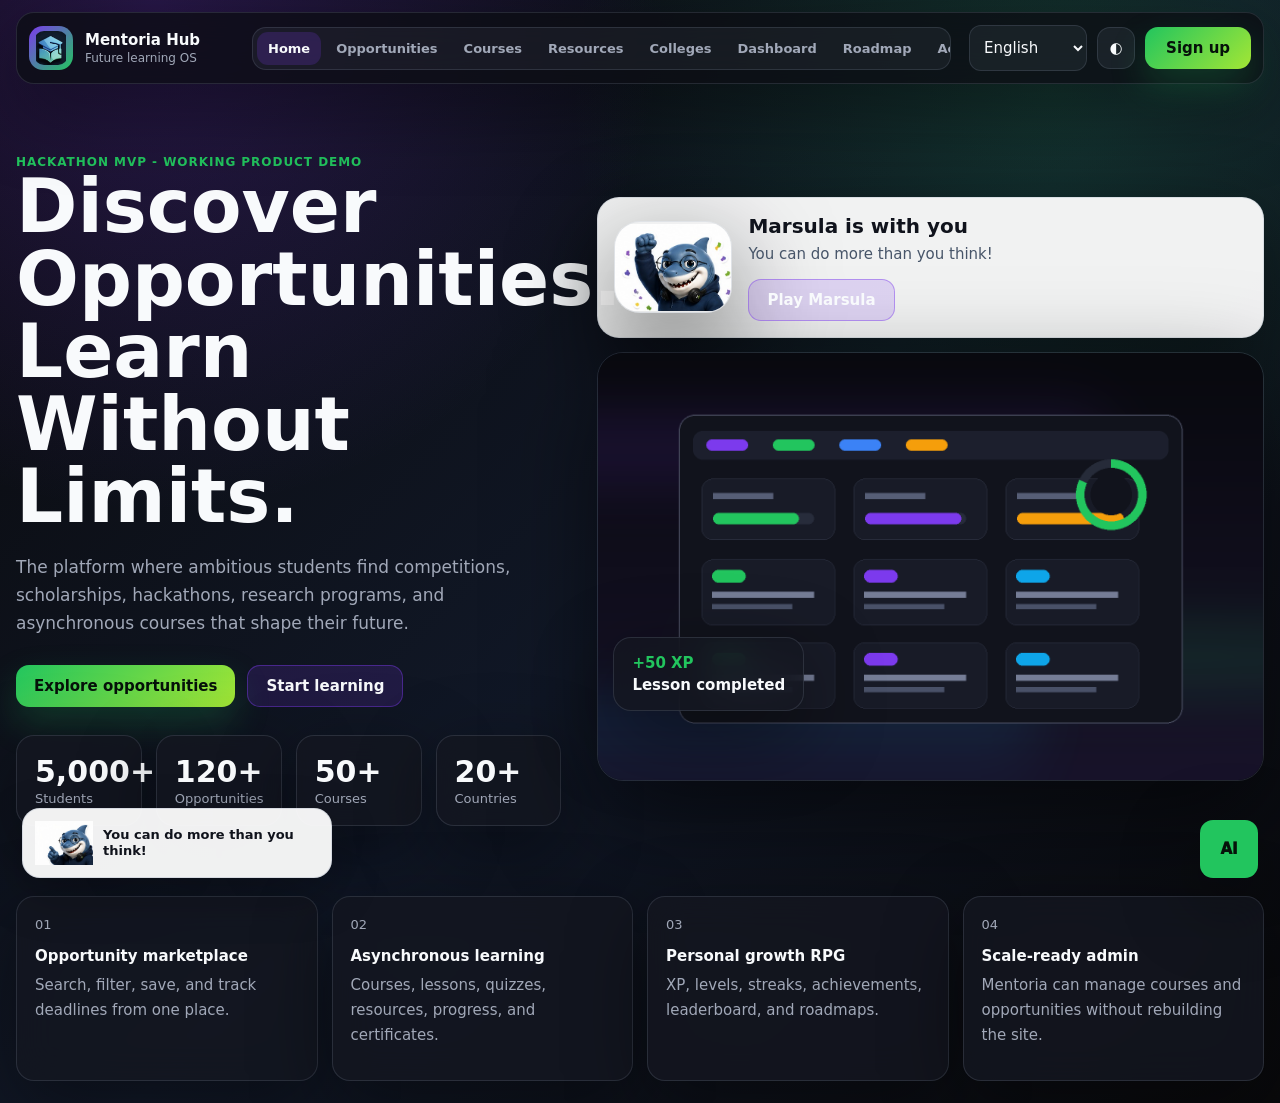
<file: index.html>
<!doctype html>
<html lang="en">
  <head>
    <meta charset="utf-8">
    <meta name="viewport" content="width=device-width, initial-scale=1">
    <title>Mentoria Hub</title>
    <meta name="description" content="Mentoria Hub - discover educational opportunities and learn asynchronously.">
    <link rel="stylesheet" href="styles.css">
  </head>
  <body>
    <div class="app-shell">
      <header class="topbar">
        <a class="brand" href="#home" data-route="home" aria-label="Mentoria Hub home">
          <span class="brand-mark"><img src="assets/mentoria-logo.png" alt=""></span>
          <span>
            <strong>Mentoria Hub</strong>
            <small data-i18n="brandSub">Future learning OS</small>
          </span>
        </a>
        <nav class="nav-tabs" aria-label="Main navigation">
          <a href="#home" data-route="home" data-i18n="navHome">Home</a>
          <a href="#opportunities" data-route="opportunities" data-i18n="navOpportunities">Opportunities</a>
          <a href="#courses" data-route="courses" data-i18n="navCourses">Courses</a>
          <a href="#resources" data-route="resources" data-i18n="navResources">Resources</a>
          <a href="#colleges" data-route="colleges" data-i18n="navColleges">Colleges</a>
          <a href="#dashboard" data-route="dashboard" data-i18n="navDashboard">Dashboard</a>
          <a href="#roadmap" data-route="roadmap" data-i18n="navRoadmap">Roadmap</a>
          <a class="admin-nav-link" href="#admin" data-route="admin" data-i18n="navAdmin" hidden>Admin</a>
          <a href="#account" data-route="account" data-i18n="navAccount">Account</a>
        </nav>
        <div class="top-actions">
          <select id="languageSelect" aria-label="Language">
            <option value="en">English</option>
            <option value="ru">Русский</option>
            <option value="kk">Қазақша</option>
          </select>
          <button class="icon-button" id="themeToggle" type="button" title="Toggle theme" aria-label="Toggle theme">◐</button>
          <button class="primary-action" data-route="account" type="button" id="accountButton">Sign up</button>
        </div>
      </header>

      <main>
        <section class="hero view-screen active" id="home" data-view="home">
          <div class="hero-copy">
            <div class="eyebrow" data-i18n="heroEyebrow">Hackathon MVP - Working product demo</div>
            <h1 data-i18n="heroTitle">Discover Opportunities. Learn Without Limits.</h1>
            <p data-i18n="heroText">The platform where ambitious students find competitions, scholarships, hackathons, research programs, and asynchronous courses that shape their future.</p>
            <div class="hero-actions">
              <button class="primary-action" data-route="opportunities" type="button" data-i18n="exploreOpportunities">Explore opportunities</button>
              <button class="secondary-action" data-route="courses" type="button" data-i18n="startLearning">Start learning</button>
            </div>
            <div class="stats-grid" aria-label="Platform statistics">
              <article><strong data-counter="5000">0</strong><span data-i18n="statStudents">Students</span></article>
              <article><strong data-counter="120">0</strong><span data-i18n="statOpportunities">Opportunities</span></article>
              <article><strong data-counter="50">0</strong><span data-i18n="statCourses">Courses</span></article>
              <article><strong data-counter="20">0</strong><span data-i18n="statCountries">Countries</span></article>
            </div>
          </div>
          <div class="hero-visual" aria-label="Mentoria Hub dashboard preview">
            <div class="home-marsula-card">
              <img src="assets/marsula-cheer.png" alt="Marsula mascot">
              <div>
                <strong>Marsula is with you</strong>
                <p id="homeMarsulaText">Small steps - big results!</p>
                <button class="secondary-action" id="playHomeMarsula" type="button">Play Marsula</button>
              </div>
            </div>
            <img src="assets/dashboard-preview.png" alt="Mentoria Hub dashboard with XP, level, course, and opportunity cards">
            <div class="floating-card xp-card">
              <span>+50 XP</span>
              <strong data-i18n="lessonCompleted">Lesson completed</strong>
            </div>
          </div>
        </section>

        <section class="product-strip view-screen active" data-view="home" aria-label="Core product features">
          <article><span>01</span><strong data-i18n="feature1Title">Opportunity marketplace</strong><p data-i18n="feature1Text">Search, filter, save, and track deadlines from one place.</p></article>
          <article><span>02</span><strong data-i18n="feature2Title">Asynchronous learning</strong><p data-i18n="feature2Text">Courses, lessons, quizzes, resources, progress, and certificates.</p></article>
          <article><span>03</span><strong data-i18n="feature3Title">Personal growth RPG</strong><p data-i18n="feature3Text">XP, levels, streaks, achievements, leaderboard, and roadmaps.</p></article>
          <article><span>04</span><strong data-i18n="feature4Title">Scale-ready admin</strong><p data-i18n="feature4Text">Mentoria can manage courses and opportunities without rebuilding the site.</p></article>
        </section>

        <section class="panel view-screen" id="onboarding" data-view="onboarding">
          <div class="section-heading">
            <span class="eyebrow" data-i18n="onboardingEyebrow">Onboarding</span>
            <h2 data-i18n="onboardingTitle">Build your academic profile</h2>
            <p data-i18n="onboardingText">Pick a grade, interests, and goals. The recommendation engine updates instantly.</p>
          </div>
          <div class="onboarding-grid">
            <form class="profile-builder" id="profileForm">
              <label><span data-i18n="grade">Grade</span>
                <select id="gradeSelect">
                  <option value="8" data-i18n="grade8">Grade 8</option>
                  <option value="9" data-i18n="grade9">Grade 9</option>
                  <option value="10" selected data-i18n="grade10">Grade 10</option>
                  <option value="11" data-i18n="grade11">Grade 11</option>
                  <option value="12" data-i18n="grade12">Grade 12</option>
                </select>
              </label>
              <fieldset>
                <legend data-i18n="interests">Interests</legend>
                <div class="chip-group" id="interestChips"></div>
              </fieldset>
              <fieldset>
                <legend data-i18n="goals">Goals</legend>
                <div class="chip-group" id="goalChips"></div>
              </fieldset>
              <label><span data-i18n="availability">Weekly availability</span>
                <input id="availability" type="range" min="2" max="14" value="6">
                <span id="availabilityText">6 hours/week</span>
              </label>
            </form>
            <aside class="recommendation-card">
              <div class="level-badge">
                <span id="levelBadgeLabel">Level 10</span>
                <strong data-i18n="learner">Learner</strong>
              </div>
              <h3 data-i18n="bestMatches">Your best matches</h3>
              <div id="recommendationsList"></div>
              <button class="primary-action" id="completeOnboarding" type="button" data-i18n="generateProfile">Generate profile + earn XP</button>
            </aside>
          </div>
        </section>

        <section class="panel view-screen" id="account" data-view="account">
          <div class="section-heading">
            <span class="eyebrow" data-i18n="accountEyebrow">Account</span>
            <h2 data-i18n="accountTitle">Create your Mentoria account</h2>
            <p data-i18n="accountText">Register or sign in to save opportunities, keep XP, and continue course progress on this device.</p>
          </div>
          <div class="account-layout">
            <form class="account-form" id="registerForm">
              <h3 data-i18n="createAccount">Create account</h3>
              <label><span data-i18n="fullName">Full name</span><input id="registerName" required autocomplete="name" placeholder="Aigerim Amir" data-i18n-placeholder="namePlaceholder"></label>
              <label><span data-i18n="email">Email</span><input id="registerEmail" required type="email" autocomplete="email" placeholder="student@email.com"></label>
              <label><span data-i18n="password">Password</span><input id="registerPassword" required type="password" minlength="4" autocomplete="new-password" placeholder="••••••"></label>
              <label><span data-i18n="grade">Grade</span>
                <select id="registerGrade">
                  <option value="8" data-i18n="grade8">Grade 8</option>
                  <option value="9" data-i18n="grade9">Grade 9</option>
                  <option value="10" selected data-i18n="grade10">Grade 10</option>
                  <option value="11" data-i18n="grade11">Grade 11</option>
                  <option value="12" data-i18n="grade12">Grade 12</option>
                </select>
              </label>
              <label><span data-i18n="accountRole">Account role</span>
                <select id="registerRole">
                  <option value="student" data-i18n="roleStudent">Student</option>
                  <option value="admin" data-i18n="roleAdmin">Site admin</option>
                </select>
              </label>
              <label class="admin-code-field" id="adminCodeField"><span data-i18n="adminCode">Admin access code</span><input id="registerAdminCode" type="password" autocomplete="off" placeholder="MENTORIA-ADMIN"></label>
              <button class="primary-action" type="submit" data-i18n="register">Register</button>
            </form>
            <form class="account-form" id="loginForm">
              <h3 data-i18n="signIn">Sign in</h3>
              <label><span data-i18n="email">Email</span><input id="loginEmail" required type="email" autocomplete="email" placeholder="student@email.com"></label>
              <label><span data-i18n="password">Password</span><input id="loginPassword" required type="password" autocomplete="current-password" placeholder="••••••"></label>
              <button class="secondary-action" type="submit" data-i18n="login">Log in</button>
            </form>
            <aside class="account-status" id="accountStatus">
              <div class="avatar" id="accountAvatar">AA</div>
              <h3 id="accountName">Guest student</h3>
              <p id="accountEmail">Create an account to save your demo data.</p>
              <span class="role-badge" id="accountRoleBadge">Student</span>
              <div class="account-facts">
                <article><strong id="accountXp">1,240</strong><span>XP</span></article>
                <article><strong id="accountSaved">0</strong><span data-i18n="saved">Saved</span></article>
                <article><strong id="accountCourses">0</strong><span data-i18n="navCourses">Courses</span></article>
              </div>
              <button class="secondary-action" id="logoutButton" type="button" data-i18n="logout">Log out</button>
            </aside>
            <section class="assessment-panel student-only-panel">
              <div class="section-heading compact-heading">
                <span class="eyebrow">Student channel</span>
                <h3>20-question career orientation</h3>
                <p>Complete this after registration to unlock better major, course, roadmap, and competition recommendations.</p>
              </div>
              <div id="assessmentQuestions" class="assessment-questions"></div>
              <button class="primary-action" id="finishAssessment" type="button">Finish orientation</button>
              <div id="assessmentResult" class="assessment-result"></div>
            </section>
            <form class="account-form profile-editor student-only-panel" id="profileEditForm">
              <h3>Profile details</h3>
              <label>Major recommendation <input id="profileMajor" placeholder="Complete orientation first"></label>
              <label>Target country <input id="profileCountry" placeholder="Kazakhstan, US, Europe..."></label>
              <label>Skills to improve <textarea id="profileSkills" placeholder="Math, English writing, coding..."></textarea></label>
              <button class="secondary-action" type="submit">Save profile</button>
            </form>
          </div>
        </section>

        <section class="panel view-screen" id="opportunities" data-view="opportunities">
          <div class="section-heading">
            <span class="eyebrow" data-i18n="marketplace">Marketplace</span>
            <h2 data-i18n="catalogTitle">Opportunities catalog</h2>
            <p data-i18n="catalogText">Realistic mock data with search, category, grade, format, country, and difficulty filters.</p>
          </div>
          <div class="toolbar">
            <input id="searchInput" type="search" placeholder="Search hackathons, scholarships, research..." data-i18n-placeholder="searchPlaceholder">
            <select id="categoryFilter"><option value="All">All categories</option></select>
            <select id="gradeFilter"><option value="All">All grades</option></select>
            <select id="formatFilter"><option value="All">All formats</option><option>Online</option><option>Offline</option><option>Hybrid</option></select>
            <select id="difficultyFilter"><option value="All">All difficulty</option><option>Beginner</option><option>Intermediate</option><option>Advanced</option></select>
          </div>
          <div class="cards-grid" id="opportunityGrid"></div>
        </section>

        <section class="panel view-screen" id="courses" data-view="courses">
          <div id="courseExperience"></div>
        </section>

        <section class="panel view-screen resources-panel" id="resources" data-view="resources">
          <div class="section-heading">
            <span class="eyebrow">Study files</span>
            <h2>Resource library</h2>
            <p>Open the uploaded SAT, IELTS, vocabulary, and university ranking files directly from the platform.</p>
          </div>
          <div class="resource-grid">
            <a class="resource-card" href="assets/files/cambridge-ielts-20-placeholder.txt" target="_blank" rel="noopener">
              <span>IELTS</span>
              <strong>Cambridge IELTS 20</strong>
              <p>Full practice tests for Listening, Reading, Writing, and Speaking preparation.</p>
            </a>
            <a class="resource-card" href="assets/files/collins-vocabulary-ielts.pdf" target="_blank" rel="noopener">
              <span>Vocabulary</span>
              <strong>Collins Vocabulary for IELTS</strong>
              <p>Topic vocabulary, examples, and practice for band growth.</p>
            </a>
            <a class="resource-card" href="assets/files/sat-questionbank-math.pdf" target="_blank" rel="noopener">
              <span>SAT Math</span>
              <strong>SAT question bank: Math</strong>
              <p>Algebra, Advanced Math, Problem-Solving, Geometry, and Trigonometry tasks.</p>
            </a>
            <a class="resource-card" href="assets/files/sat-questionbank-reading-writing.pdf" target="_blank" rel="noopener">
              <span>SAT R&W</span>
              <strong>SAT question bank: Reading & Writing</strong>
              <p>Information and Ideas, Craft and Structure, Expression of Ideas, and conventions.</p>
            </a>
            <a class="resource-card" href="assets/files/qs-world-university-rankings.pdf" target="_blank" rel="noopener">
              <span>Universities</span>
              <strong>QS World University Rankings</strong>
              <p>Reference file for comparing global universities and building a shortlist.</p>
            </a>
            <a class="resource-card" href="assets/files/programming-week-1-2.pdf" target="_blank" rel="noopener">
              <span>Programming</span>
              <strong>Programming Week 1-2</strong>
              <p>Module file for programming foundations, first practice tasks, and lesson work.</p>
            </a>
            <a class="resource-card" href="assets/files/university-admissions-nacac-report.pdf" target="_blank" rel="noopener">
              <span>Admissions</span>
              <strong>NACAC Global College Admission Report</strong>
              <p>College counseling and admissions context for university planning.</p>
            </a>
            <a class="resource-card" href="assets/files/economics-module.pdf" target="_blank" rel="noopener">
              <span>Economics</span>
              <strong>Economics Module</strong>
              <p>Economics concepts, activities, and guided module practice.</p>
            </a>
          </div>
        </section>

        <section class="panel view-screen college-browse-panel" id="colleges" data-view="colleges">
          <div class="college-page-heading">
            <div class="college-title-row">
              <span class="college-cap-icon">▱</span>
              <h2>Browse Colleges</h2>
            </div>
            <p>Find and compare colleges with admission stats, SAT scores, and more</p>
          </div>
          <div class="college-toolbar">
            <div class="college-tabs">
              <button class="active" id="collegeTabAll" type="button">All Colleges</button>
              <button id="collegeTabSaved" type="button">♡ Saved Colleges</button>
            </div>
            <button class="college-filter-button" id="collegeSortToggle" type="button">▾ Sort & filter</button>
            <input id="collegeSearch" type="search" placeholder="Search colleges...">
            <select id="collegeCountryFilter"><option value="All">All countries</option></select>
          </div>
          <div class="college-summary" id="collegeSummary"></div>
          <div class="college-grid" id="collegeGrid"></div>
        </section>

        <section class="panel dashboard-panel view-screen" id="dashboard" data-view="dashboard">
          <div class="section-heading">
            <span class="eyebrow" data-i18n="dashboardEyebrow">Student command center</span>
            <h2 data-i18n="dashboardTitle">Dashboard</h2>
            <p data-i18n="dashboardText">Your student board: next steps, saved colleges, deadlines, notes, progress, and rewards in one place.</p>
          </div>
          <div class="dashboard-grid">
            <article class="profile-card">
              <div class="avatar">AA</div>
              <h3 data-i18n="welcome">Welcome, Aigerim</h3>
              <p><span data-i18n="profileGradePrefix">Grade</span> <span id="profileGrade">10</span> <span data-i18n="profileGradeSuffix">student focused on STEM, business, and admissions.</span></p>
              <div class="xp-meter"><span id="xpFill"></span></div>
              <strong id="xpLabel">1,240 XP - Level 10 Learner</strong>
            </article>
            <article class="metric"><span data-i18n="streak">Streak</span><strong id="streakValue">7 days</strong><small data-i18n="streakHint">Keep your weekly rhythm</small></article>
            <article class="metric"><span data-i18n="saved">Saved</span><strong id="savedCount">0</strong><small data-i18n="savedHint">Opportunities in your list</small></article>
            <article class="metric"><span data-i18n="collegesMetric">Colleges</span><strong id="collegeShortlistCount">0</strong><small data-i18n="collegesHint">Saved schools in your shortlist</small></article>
            <article class="metric"><span data-i18n="certificates">Certificates</span><strong id="certificateCount">1</strong><small data-i18n="certificateHint">Ready to download</small></article>
            <article class="wide-card dashboard-next-card">
              <h3 data-i18n="nextActions">Next actions</h3>
              <p class="dashboard-card-note" data-i18n="nextActionsHint">Use this board to decide what to do today, not just to look at numbers.</p>
              <div id="nextActionList" class="dashboard-action-list"></div>
            </article>
            <article class="wide-card">
              <h3 data-i18n="upcomingDeadlines">Upcoming deadlines</h3>
              <div id="deadlineList"></div>
            </article>
            <article class="wide-card dashboard-notes-card">
              <h3 data-i18n="studentNotes">Student notes</h3>
              <p class="dashboard-card-note" data-i18n="studentNotesHint">Keep quick ideas for essays, colleges, competitions, or course questions.</p>
              <textarea id="studentNotes" class="notes-area" data-i18n-placeholder="studentNotesPlaceholder" placeholder="Example: Ask Marsula about MIT portfolio ideas, finish SAT algebra, save 3 colleges..."></textarea>
            </article>
            <article class="wide-card">
              <h3 data-i18n="achievements">Achievements</h3>
              <div class="achievement-grid" id="achievementGrid"></div>
            </article>
            <article class="wide-card">
              <h3 data-i18n="leaderboard">Leaderboard</h3>
              <div id="leaderboardList"></div>
            </article>
            <article class="wide-card">
              <h3 data-i18n="certificatePreview">Certificate preview</h3>
              <div class="certificate">
                <span data-i18n="certificateName">Mentoria Hub Certificate</span>
                <strong data-i18n="certificateCourse">SAT and IELTS Foundations</strong>
                <small data-i18n="certificateIssued">Issued to Aigerim - ID MH-2026-1042</small>
              </div>
              <button class="secondary-action" id="downloadCertificate" type="button" data-i18n="downloadCertificate">Download certificate</button>
            </article>
          </div>
        </section>

        <section class="panel view-screen" id="roadmap" data-view="roadmap">
          <div class="section-heading">
            <span class="eyebrow" data-i18n="roadmapEyebrow">Roadmap builder</span>
            <h2 data-i18n="roadmapTitle">Plan the next academic moves</h2>
            <p data-i18n="roadmapText">Select a grade and Mentoria Hub generates a focused path across skills, competitions, and admissions.</p>
          </div>
          <div class="toolbar compact">
            <select id="roadmapGrade">
              <option value="9">Grade 9</option>
              <option value="10" selected>Grade 10</option>
              <option value="11">Grade 11</option>
              <option value="12">Grade 12</option>
            </select>
          </div>
          <div class="timeline" id="roadmapTimeline"></div>
          <div class="calendar" id="calendar"></div>
        </section>

        <section class="panel view-screen" id="admin" data-view="admin">
          <div class="section-heading">
            <span class="eyebrow" data-i18n="adminEyebrow">Mentoria admin</span>
            <h2 data-i18n="adminTitle">Content operations</h2>
            <p data-i18n="adminText">Simple management tools show how the platform can scale beyond Telegram and live calls.</p>
          </div>
          <div class="admin-grid">
            <form class="admin-form" id="adminForm">
              <label><span data-i18n="oppTitle">Opportunity title</span> <input id="adminTitle" required placeholder="New Olympiad" data-i18n-placeholder="newOlympiad"></label>
              <label><span data-i18n="category">Category</span> <input id="adminCategory" required placeholder="STEM"></label>
              <label><span data-i18n="deadline">Deadline</span> <input id="adminDeadline" required type="date" value="2026-07-20"></label>
              <label><span data-i18n="description">Description</span> <textarea id="adminDescription" required placeholder="Short description" data-i18n-placeholder="shortDescription"></textarea></label>
              <button class="primary-action" type="submit" data-i18n="addOpportunity">Add opportunity</button>
            </form>
            <div class="admin-table">
              <div class="admin-stats">
                <article><strong id="adminUsers">5,240</strong><span data-i18n="totalUsers">Total users</span></article>
                <article><strong id="adminCompleted">18,920</strong><span data-i18n="lessonsDone">Lessons done</span></article>
                <article><strong id="adminSaved">31,405</strong><span data-i18n="saves">Saves</span></article>
                <article><strong>22%</strong><span data-i18n="monthlyGrowth">Monthly growth</span></article>
              </div>
              <div id="adminList"></div>
              <div class="admin-accounts">
                <h3>Site accounts</h3>
                <p class="meta">Admins can review registered students and admins in this demo.</p>
                <div id="adminAccountsList"></div>
              </div>
            </div>
          </div>
        </section>
      </main>
    </div>

    <div class="marsula-bubble" id="marsulaBubble" aria-live="polite">
      <img id="marsulaImage" src="assets/marsula-point.png" alt="Marsula mascot">
      <div>
        <strong>Marsula</strong>
        <p id="marsulaText">You can do more than you think!</p>
      </div>
    </div>
    <button class="marsula-mini-card" id="marsulaMiniCard" type="button" aria-label="Open Marsula motivation">
      <img src="assets/marsula-study.png" alt="">
      <span id="marsulaMiniText">Learn today - achieve tomorrow!</span>
    </button>
    <button class="assistant-toggle" id="assistantToggle" type="button" aria-label="Open Marsula AI">AI</button>
    <aside class="assistant-panel" id="assistantPanel" aria-label="Marsula AI assistant">
      <header>
        <div><strong>Marsula AI</strong><small data-i18n="assistantSub">Mock recommendation assistant</small></div>
        <button class="icon-button" id="assistantClose" type="button" aria-label="Close assistant">×</button>
      </header>
      <div class="ai-settings">
        <input id="aiKey" type="password" placeholder="Gemini API key">
        <input id="aiModel" placeholder="gemini-flash-latest">
        <button class="secondary-action" id="saveAiSettings" type="button">Save AI</button>
      </div>
      <div class="chat-log" id="chatLog"></div>
      <form id="chatForm">
        <input id="chatInput" placeholder="Ask for a roadmap, course, or opportunity" data-i18n-placeholder="chatPlaceholder">
        <button type="submit" data-i18n="send">Send</button>
      </form>
    </aside>
    <div class="modal-backdrop" id="opportunityModal" aria-hidden="true">
      <article class="detail-modal">
        <button class="icon-button modal-close" id="modalClose" type="button" aria-label="Close">×</button>
        <div id="modalContent"></div>
      </article>
    </div>
    <div class="marsula-video-overlay" id="marsulaVideoOverlay" aria-hidden="true">
      <div class="marsula-video-shell">
        <button class="icon-button marsula-video-close" id="marsulaVideoClose" type="button" aria-label="Close Marsula video">×</button>
        <img class="marsula-video-mascot" id="marsulaVideoMascot" src="assets/marsula-cheer.png" alt="Marsula mascot">
        <video id="marsulaVideo" playsinline controls></video>
        <div class="marsula-video-caption">
          <strong>Marsula</strong>
          <p id="marsulaVideoText">You are on the right track. Keep going!</p>
          <button class="secondary-action" id="marsulaVideoSkip" type="button">Close notification</button>
        </div>
      </div>
    </div>
    <div class="toast" id="toast" role="status" aria-live="polite"></div>
    <script src="universities.js"></script>
    <script src="app.js"></script>
  </body>
</html>
</file>
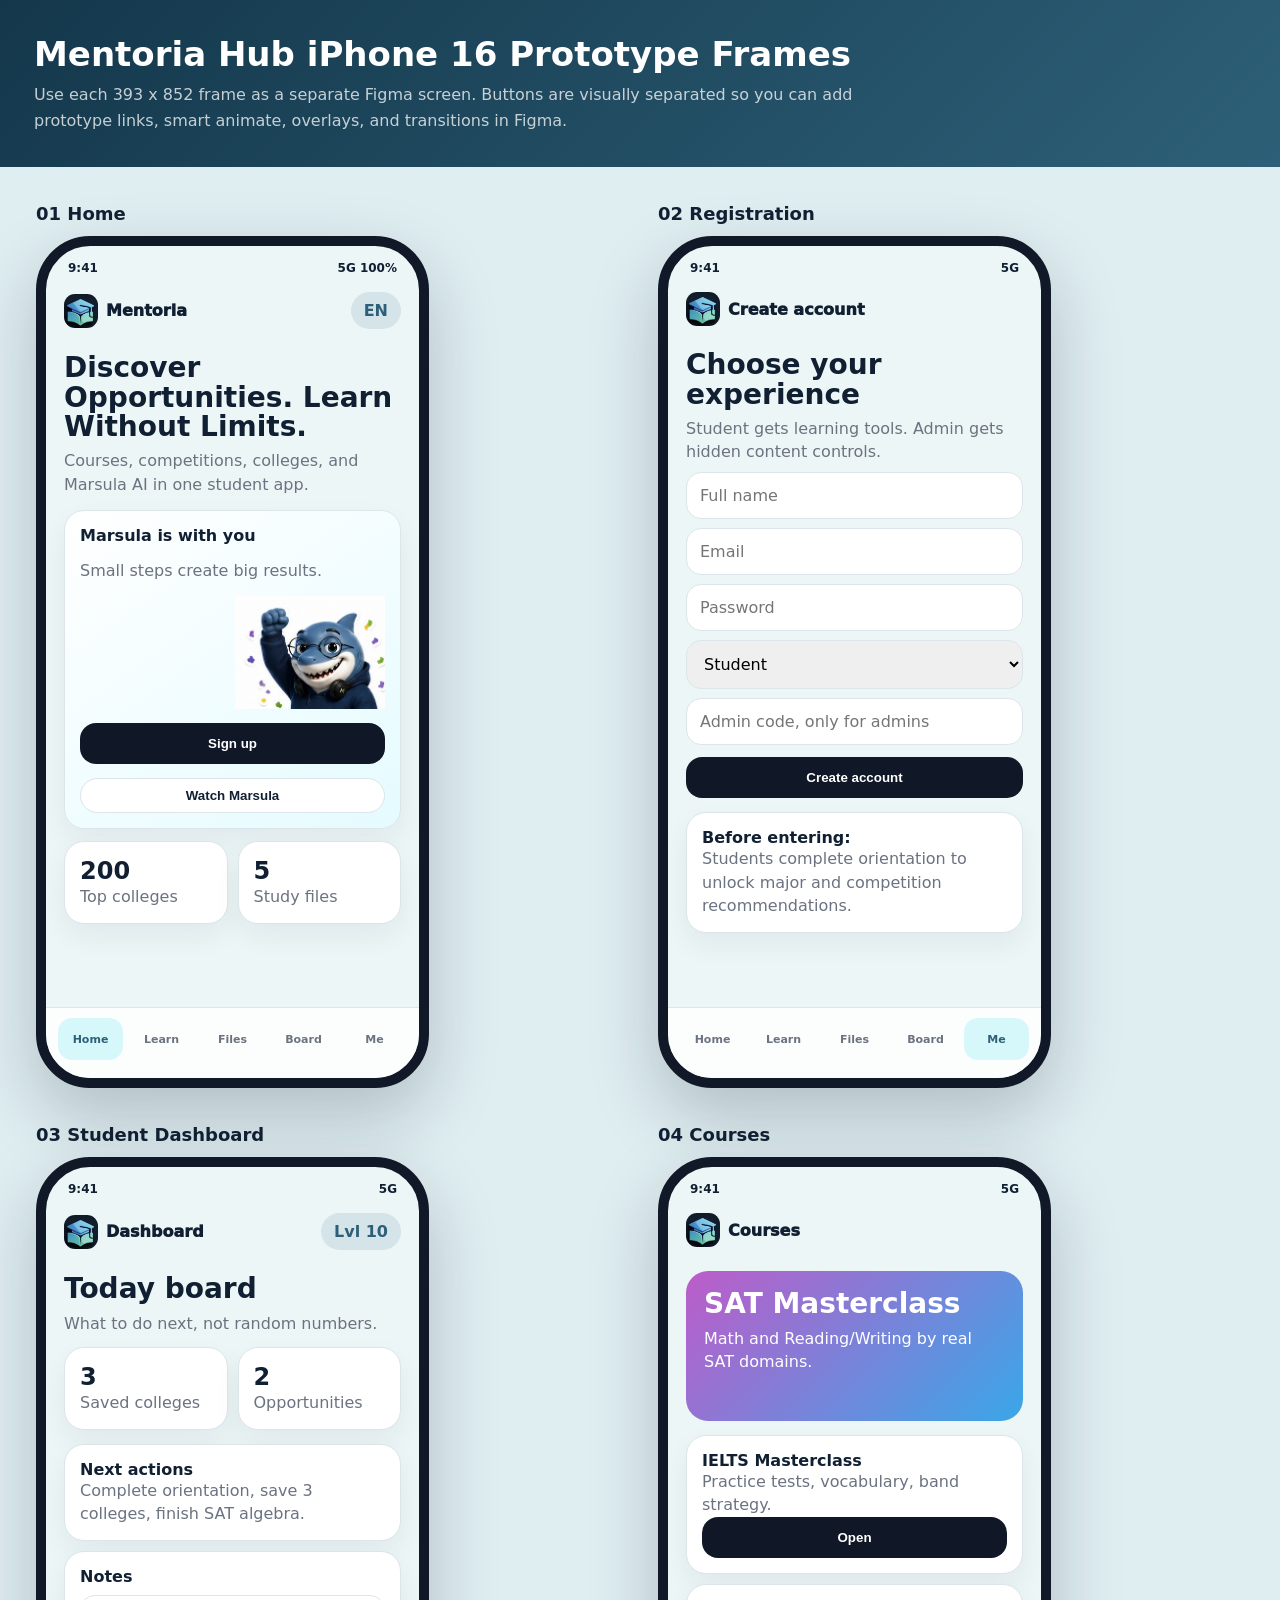
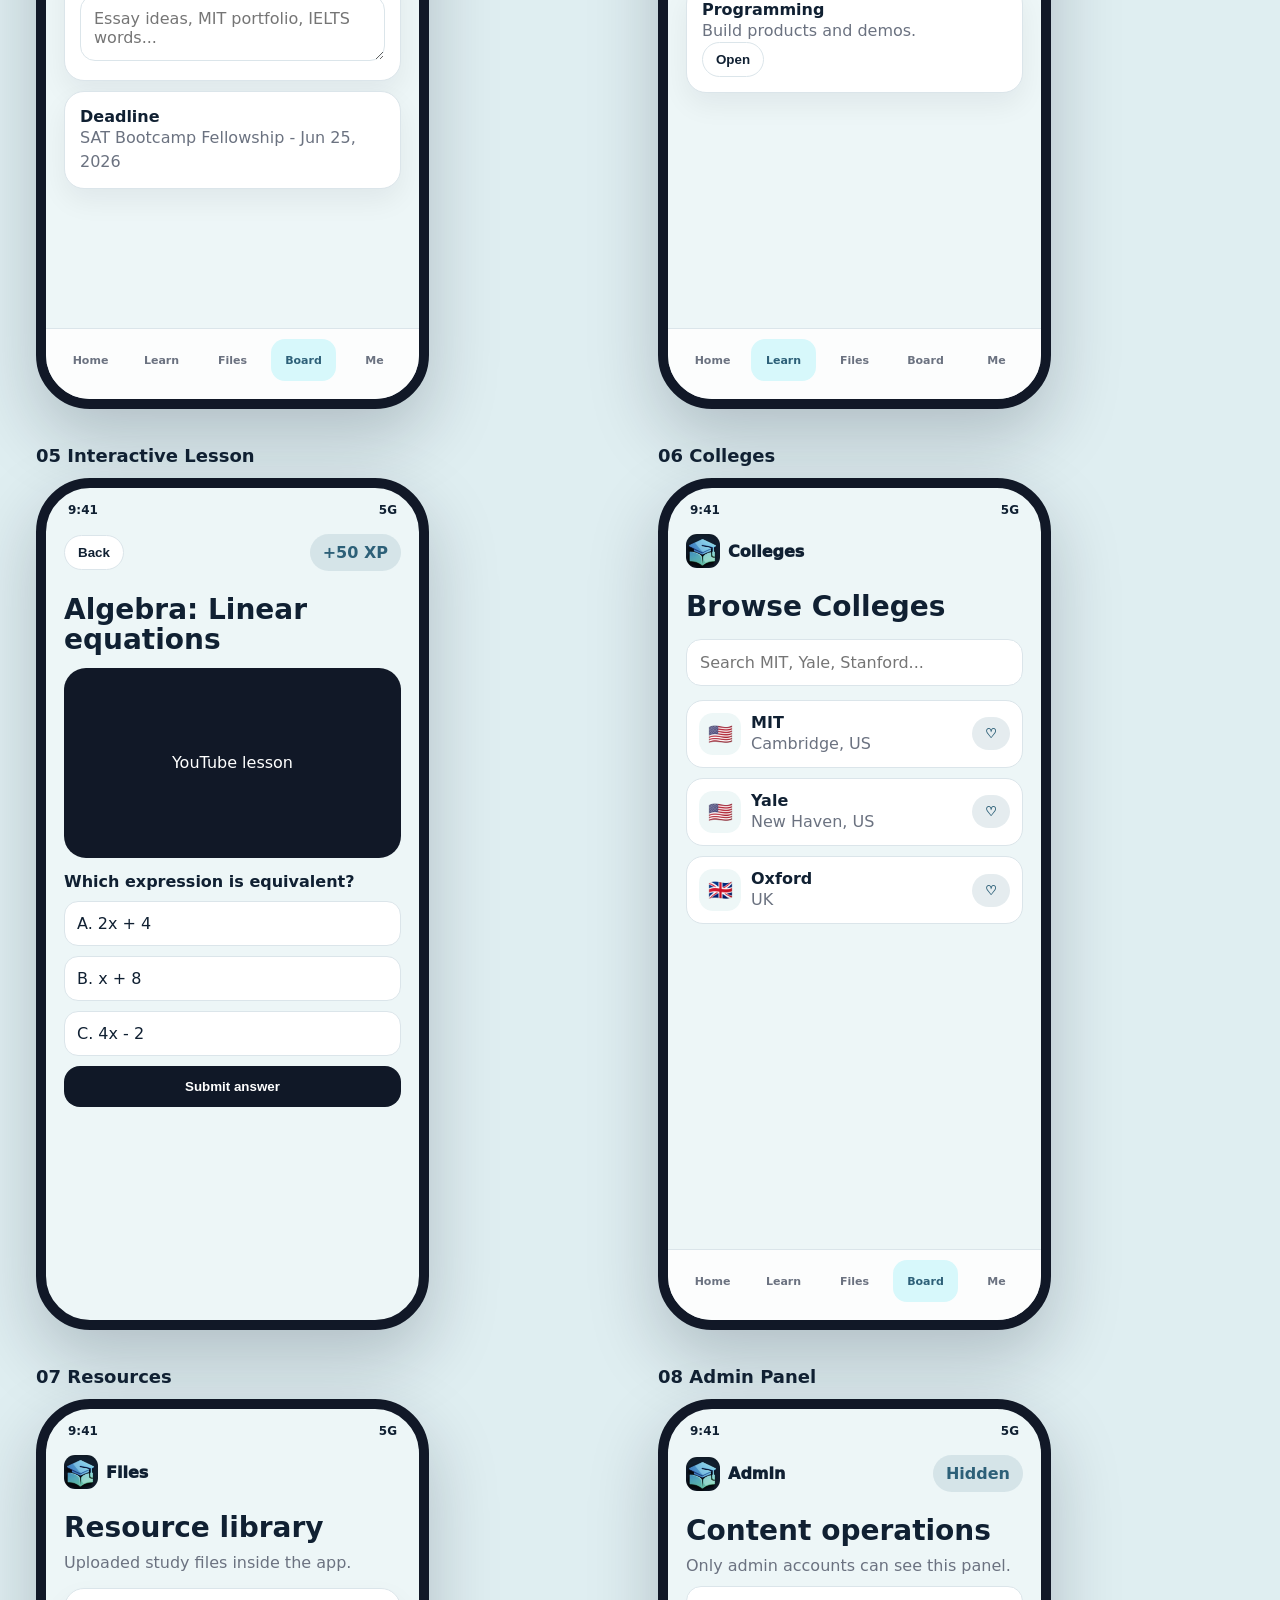
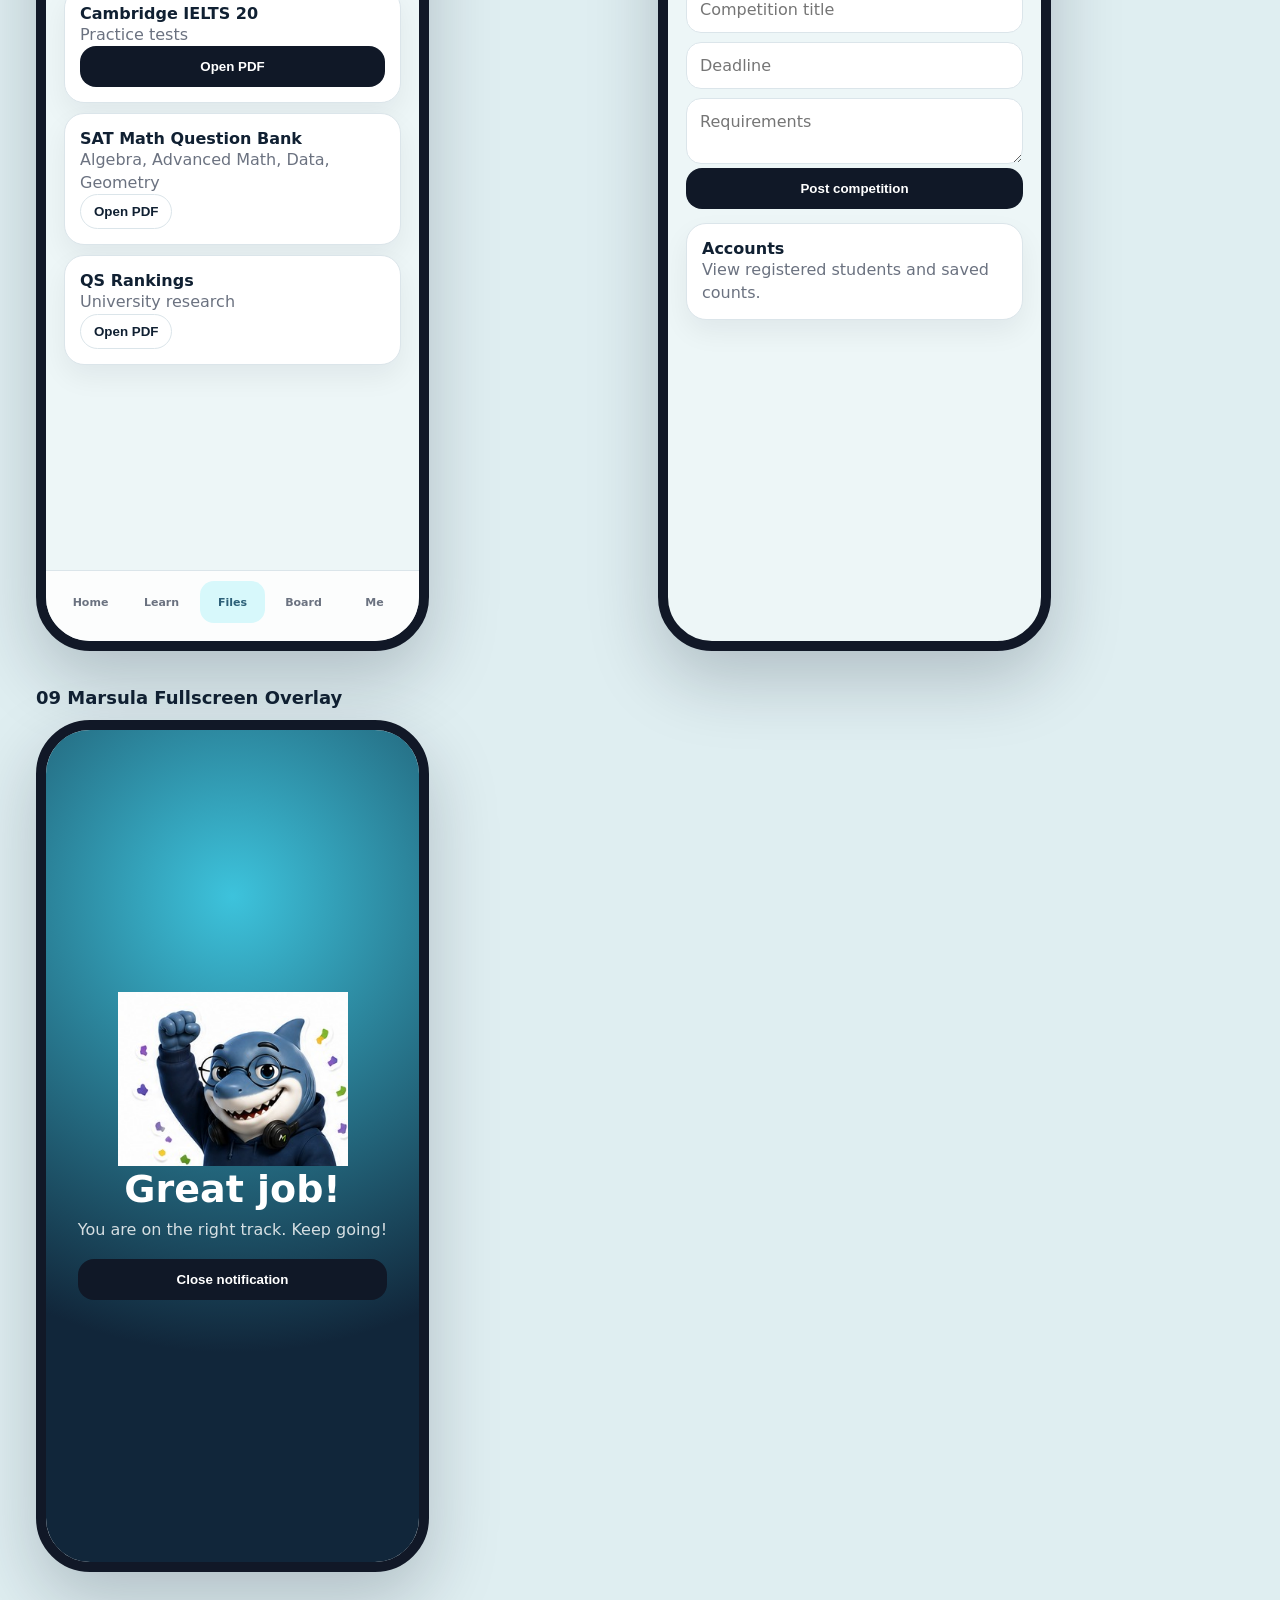
<file: figma-iphone-prototype.html>
<!doctype html>
<html lang="en">
  <head>
    <meta charset="utf-8">
    <meta name="viewport" content="width=device-width, initial-scale=1">
    <title>Mentoria Hub - Figma iPhone Frames</title>
    <style>
      :root {
        --ink: #102032;
        --muted: #6b7280;
        --blue: #2d6078;
        --cyan: #8de8ef;
        --green: #b7f26d;
        --line: #dbe5ea;
        --panel: #ffffff;
        --bg: #edf6f7;
        font-family: Inter, ui-sans-serif, system-ui, -apple-system, BlinkMacSystemFont, "Segoe UI", sans-serif;
      }

      * { box-sizing: border-box; }

      body {
        margin: 0;
        color: var(--ink);
        background: #dfeef1;
      }

      .cover {
        padding: 34px;
        background: linear-gradient(135deg, #14374b, #2d6078);
        color: white;
      }

      .cover h1 {
        margin: 0 0 8px;
        font-size: 34px;
      }

      .cover p {
        max-width: 820px;
        margin: 0;
        color: rgba(255,255,255,.75);
        line-height: 1.6;
      }

      .canvas {
        display: grid;
        grid-template-columns: repeat(auto-fit, minmax(393px, 1fr));
        gap: 36px;
        padding: 36px;
      }

      .frame-wrap > h2 {
        margin: 0 0 12px;
        font-size: 18px;
      }

      .iphone-frame {
        width: 393px;
        height: 852px;
        overflow: hidden;
        background: var(--bg);
        border: 10px solid #111827;
        border-radius: 54px;
        box-shadow: 0 28px 70px rgba(15, 23, 42, .22);
      }

      .screen {
        height: 100%;
        display: flex;
        flex-direction: column;
      }

      .status {
        display: flex;
        align-items: center;
        justify-content: space-between;
        height: 34px;
        padding: 10px 22px 0;
        font-size: 12px;
        font-weight: 800;
      }

      .top {
        display: flex;
        align-items: center;
        justify-content: space-between;
        padding: 12px 18px;
      }

      .logo {
        display: flex;
        align-items: center;
        gap: 8px;
        font-weight: 950;
      }

      .logo img {
        width: 34px;
        height: 34px;
        border-radius: 11px;
      }

      .pill, button, .tab {
        border: 0;
        border-radius: 999px;
        padding: 9px 13px;
        background: rgba(45, 96, 120, .12);
        color: var(--blue);
        font-weight: 850;
      }

      .content {
        flex: 1;
        overflow: hidden;
        padding: 12px 18px 18px;
      }

      h3 {
        margin: 0 0 8px;
        font-size: 28px;
        line-height: 1.05;
      }

      p {
        margin: 0;
        color: var(--muted);
        line-height: 1.45;
      }

      .card {
        padding: 15px;
        background: var(--panel);
        border: 1px solid var(--line);
        border-radius: 20px;
        box-shadow: 0 12px 28px rgba(15,23,42,.06);
      }

      .hero-card {
        display: grid;
        gap: 14px;
        margin-top: 14px;
        background: linear-gradient(145deg, #ffffff, #e5fbff);
      }

      .hero-card img {
        width: 150px;
        justify-self: end;
      }

      .primary {
        width: 100%;
        padding: 13px 16px;
        background: #101827;
        color: white;
        border-radius: 16px;
      }

      .secondary {
        background: white;
        border: 1px solid var(--line);
        color: var(--ink);
      }

      .grid2 {
        display: grid;
        grid-template-columns: 1fr 1fr;
        gap: 10px;
      }

      .metric strong {
        display: block;
        font-size: 24px;
      }

      .nav {
        display: grid;
        grid-template-columns: repeat(5, 1fr);
        gap: 6px;
        padding: 10px 12px 18px;
        background: rgba(255,255,255,.82);
        border-top: 1px solid var(--line);
      }

      .nav span {
        display: grid;
        place-items: center;
        min-height: 42px;
        border-radius: 14px;
        color: var(--muted);
        font-size: 11px;
        font-weight: 850;
      }

      .nav .active {
        background: #d7f8fb;
        color: var(--blue);
      }

      input, textarea, select {
        width: 100%;
        padding: 13px;
        margin-top: 9px;
        border: 1px solid var(--line);
        border-radius: 15px;
        font: inherit;
      }

      .list {
        display: grid;
        gap: 10px;
        margin-top: 14px;
      }

      .row {
        display: grid;
        grid-template-columns: 42px minmax(0, 1fr) auto;
        gap: 10px;
        align-items: center;
        padding: 12px;
        background: white;
        border: 1px solid var(--line);
        border-radius: 17px;
      }

      .flag {
        display: grid;
        place-items: center;
        width: 42px;
        height: 42px;
        border-radius: 14px;
        background: #eef7f7;
        font-size: 20px;
      }

      .course-banner {
        min-height: 150px;
        padding: 18px;
        border-radius: 22px;
        color: white;
        background: linear-gradient(135deg, #bd5cc9, #39a7e8);
      }

      .video {
        height: 190px;
        display: grid;
        place-items: center;
        margin: 14px 0;
        color: white;
        background: #111827;
        border-radius: 22px;
      }

      .question {
        display: grid;
        gap: 10px;
      }

      .answer {
        padding: 12px;
        background: white;
        border: 1px solid var(--line);
        border-radius: 14px;
      }

      .marsula-modal {
        height: 100%;
        display: grid;
        place-items: center;
        padding: 24px;
        color: white;
        background: radial-gradient(circle at 50% 20%, #3dc3dc, #11263a 66%);
        text-align: center;
      }

      .marsula-modal img {
        width: 230px;
      }

      .marsula-modal h3 {
        font-size: 38px;
      }

      .small {
        font-size: 12px;
      }
    </style>
  </head>
  <body>
    <section class="cover">
      <h1>Mentoria Hub iPhone 16 Prototype Frames</h1>
      <p>Use each 393 x 852 frame as a separate Figma screen. Buttons are visually separated so you can add prototype links, smart animate, overlays, and transitions in Figma.</p>
    </section>

    <main class="canvas">
      <section class="frame-wrap"><h2>01 Home</h2><div class="iphone-frame"><div class="screen">
        <div class="status"><span>9:41</span><span>5G 100%</span></div><div class="top"><div class="logo"><img src="assets/mentoria-logo.png">Mentoria</div><span class="pill">EN</span></div>
        <div class="content"><h3>Discover Opportunities. Learn Without Limits.</h3><p>Courses, competitions, colleges, and Marsula AI in one student app.</p><div class="hero-card card"><strong>Marsula is with you</strong><p>Small steps create big results.</p><img src="assets/marsula-cheer.png"><button class="primary">Sign up</button><button class="secondary">Watch Marsula</button></div><div class="grid2" style="margin-top:12px"><div class="card metric"><strong>200</strong><p>Top colleges</p></div><div class="card metric"><strong>5</strong><p>Study files</p></div></div></div>
        <div class="nav"><span class="active">Home</span><span>Learn</span><span>Files</span><span>Board</span><span>Me</span></div>
      </div></div></section>

      <section class="frame-wrap"><h2>02 Registration</h2><div class="iphone-frame"><div class="screen">
        <div class="status"><span>9:41</span><span>5G</span></div><div class="top"><div class="logo"><img src="assets/mentoria-logo.png">Create account</div></div>
        <div class="content"><h3>Choose your experience</h3><p>Student gets learning tools. Admin gets hidden content controls.</p><input placeholder="Full name"><input placeholder="Email"><input placeholder="Password"><select><option>Student</option><option>Admin</option></select><input placeholder="Admin code, only for admins"><button class="primary" style="margin-top:12px">Create account</button><div class="card" style="margin-top:14px"><strong>Before entering:</strong><p>Students complete orientation to unlock major and competition recommendations.</p></div></div>
        <div class="nav"><span>Home</span><span>Learn</span><span>Files</span><span>Board</span><span class="active">Me</span></div>
      </div></div></section>

      <section class="frame-wrap"><h2>03 Student Dashboard</h2><div class="iphone-frame"><div class="screen">
        <div class="status"><span>9:41</span><span>5G</span></div><div class="top"><div class="logo"><img src="assets/mentoria-logo.png">Dashboard</div><span class="pill">Lvl 10</span></div>
        <div class="content"><h3>Today board</h3><p>What to do next, not random numbers.</p><div class="grid2" style="margin-top:12px"><div class="card metric"><strong>3</strong><p>Saved colleges</p></div><div class="card metric"><strong>2</strong><p>Opportunities</p></div></div><div class="list"><div class="card"><strong>Next actions</strong><p>Complete orientation, save 3 colleges, finish SAT algebra.</p></div><div class="card"><strong>Notes</strong><textarea placeholder="Essay ideas, MIT portfolio, IELTS words..."></textarea></div><div class="card"><strong>Deadline</strong><p>SAT Bootcamp Fellowship - Jun 25, 2026</p></div></div></div>
        <div class="nav"><span>Home</span><span>Learn</span><span>Files</span><span class="active">Board</span><span>Me</span></div>
      </div></div></section>

      <section class="frame-wrap"><h2>04 Courses</h2><div class="iphone-frame"><div class="screen">
        <div class="status"><span>9:41</span><span>5G</span></div><div class="top"><div class="logo"><img src="assets/mentoria-logo.png">Courses</div></div>
        <div class="content"><div class="course-banner"><h3>SAT Masterclass</h3><p style="color:white">Math and Reading/Writing by real SAT domains.</p></div><div class="list"><div class="card"><strong>IELTS Masterclass</strong><p>Practice tests, vocabulary, band strategy.</p><button class="primary">Open</button></div><div class="card"><strong>Programming</strong><p>Build products and demos.</p><button class="secondary">Open</button></div></div></div>
        <div class="nav"><span>Home</span><span class="active">Learn</span><span>Files</span><span>Board</span><span>Me</span></div>
      </div></div></section>

      <section class="frame-wrap"><h2>05 Interactive Lesson</h2><div class="iphone-frame"><div class="screen">
        <div class="status"><span>9:41</span><span>5G</span></div><div class="top"><button class="secondary">Back</button><span class="pill">+50 XP</span></div>
        <div class="content"><h3>Algebra: Linear equations</h3><div class="video">YouTube lesson</div><div class="question"><strong>Which expression is equivalent?</strong><div class="answer">A. 2x + 4</div><div class="answer">B. x + 8</div><div class="answer">C. 4x - 2</div><button class="primary">Submit answer</button></div></div>
      </div></div></section>

      <section class="frame-wrap"><h2>06 Colleges</h2><div class="iphone-frame"><div class="screen">
        <div class="status"><span>9:41</span><span>5G</span></div><div class="top"><div class="logo"><img src="assets/mentoria-logo.png">Colleges</div></div>
        <div class="content"><h3>Browse Colleges</h3><input placeholder="Search MIT, Yale, Stanford..."><div class="list"><div class="row"><span class="flag">🇺🇸</span><div><strong>MIT</strong><p>Cambridge, US</p></div><button>♡</button></div><div class="row"><span class="flag">🇺🇸</span><div><strong>Yale</strong><p>New Haven, US</p></div><button>♡</button></div><div class="row"><span class="flag">🇬🇧</span><div><strong>Oxford</strong><p>UK</p></div><button>♡</button></div></div></div>
        <div class="nav"><span>Home</span><span>Learn</span><span>Files</span><span class="active">Board</span><span>Me</span></div>
      </div></div></section>

      <section class="frame-wrap"><h2>07 Resources</h2><div class="iphone-frame"><div class="screen">
        <div class="status"><span>9:41</span><span>5G</span></div><div class="top"><div class="logo"><img src="assets/mentoria-logo.png">Files</div></div>
        <div class="content"><h3>Resource library</h3><p>Uploaded study files inside the app.</p><div class="list"><div class="card"><strong>Cambridge IELTS 20</strong><p>Practice tests</p><button class="primary">Open PDF</button></div><div class="card"><strong>SAT Math Question Bank</strong><p>Algebra, Advanced Math, Data, Geometry</p><button class="secondary">Open PDF</button></div><div class="card"><strong>QS Rankings</strong><p>University research</p><button class="secondary">Open PDF</button></div></div></div>
        <div class="nav"><span>Home</span><span>Learn</span><span class="active">Files</span><span>Board</span><span>Me</span></div>
      </div></div></section>

      <section class="frame-wrap"><h2>08 Admin Panel</h2><div class="iphone-frame"><div class="screen">
        <div class="status"><span>9:41</span><span>5G</span></div><div class="top"><div class="logo"><img src="assets/mentoria-logo.png">Admin</div><span class="pill">Hidden</span></div>
        <div class="content"><h3>Content operations</h3><p>Only admin accounts can see this panel.</p><input placeholder="Competition title"><input placeholder="Deadline"><textarea placeholder="Requirements"></textarea><button class="primary">Post competition</button><div class="card" style="margin-top:14px"><strong>Accounts</strong><p>View registered students and saved counts.</p></div></div>
      </div></div></section>

      <section class="frame-wrap"><h2>09 Marsula Fullscreen Overlay</h2><div class="iphone-frame"><div class="marsula-modal">
        <div><img src="assets/marsula-cheer.png"><h3>Great job!</h3><p style="color:rgba(255,255,255,.82)">You are on the right track. Keep going!</p><button class="primary" style="margin-top:18px">Close notification</button></div>
      </div></div></section>
    </main>
  </body>
</html>
</file>
<file: styles.css>
:root {
  color-scheme: dark;
  --bg: #09090b;
  --panel: rgba(20, 22, 32, 0.82);
  --panel-strong: #151823;
  --text: #f8fafc;
  --muted: #a1a8b8;
  --line: rgba(148, 163, 184, 0.18);
  --violet: #7c3aed;
  --green: #22c55e;
  --cyan: #38bdf8;
  --amber: #f59e0b;
  --danger: #fb7185;
  --shadow: 0 24px 80px rgba(0, 0, 0, 0.42);
}

body.light {
  color-scheme: light;
  --bg: #f8fafc;
  --panel: rgba(255, 255, 255, 0.9);
  --panel-strong: #ffffff;
  --text: #121826;
  --muted: #5b6475;
  --line: rgba(15, 23, 42, 0.14);
  --shadow: 0 24px 60px rgba(45, 55, 72, 0.12);
}

* {
  box-sizing: border-box;
}

html {
  scroll-behavior: smooth;
}

body {
  margin: 0;
  font-family: "Inter", "SF Pro Display", "Segoe UI", ui-sans-serif, system-ui, -apple-system, BlinkMacSystemFont, sans-serif;
  font-size: 15px;
  background:
    radial-gradient(circle at 12% 0%, rgba(124, 58, 237, 0.26), transparent 32rem),
    radial-gradient(circle at 82% 8%, rgba(34, 197, 94, 0.16), transparent 30rem),
    linear-gradient(135deg, var(--bg), #111827 52%, var(--bg));
  color: var(--text);
}

button,
input,
select,
textarea {
  font: inherit;
}

button {
  cursor: pointer;
}

a {
  color: inherit;
  text-decoration: none;
}

.app-shell {
  width: min(1480px, calc(100% - 32px));
  margin: 0 auto;
}

.topbar {
  position: sticky;
  top: 12px;
  z-index: 50;
  display: flex;
  align-items: center;
  justify-content: space-between;
  gap: 18px;
  padding: 12px;
  margin: 12px 0 28px;
  background: rgba(12, 14, 20, 0.78);
  border: 1px solid var(--line);
  border-radius: 18px;
  box-shadow: var(--shadow);
  backdrop-filter: blur(18px);
}

body.light .topbar {
  background: rgba(255, 255, 255, 0.82);
}

.brand,
.top-actions,
.nav-tabs,
.hero-actions,
.toolbar,
.chip-group {
  display: flex;
  align-items: center;
}

.brand {
  gap: 12px;
  min-width: 205px;
}

.brand-mark,
.avatar {
  display: grid;
  place-items: center;
  width: 44px;
  height: 44px;
  border-radius: 14px;
  background: linear-gradient(135deg, var(--violet), var(--green));
  color: white;
  font-weight: 900;
}

.brand-mark img {
  width: 34px;
  height: 34px;
  object-fit: contain;
  border-radius: 10px;
}

.brand small,
.assistant-panel small,
.metric small {
  display: block;
  color: var(--muted);
  font-size: 12px;
  margin-top: 2px;
}

.nav-tabs {
  gap: 4px;
  flex: 1 1 auto;
  min-width: 0;
  overflow-x: auto;
  padding: 4px;
  background: rgba(148, 163, 184, 0.08);
  border: 1px solid var(--line);
  border-radius: 14px;
}

.nav-tabs a {
  flex: 0 0 auto;
  padding: 9px 11px;
  color: var(--muted);
  font-size: 13px;
  font-weight: 750;
  white-space: nowrap;
  border-radius: 11px;
  transition: 180ms ease;
}

.nav-tabs a:hover,
.nav-tabs a.active {
  color: var(--text);
  background: rgba(124, 58, 237, 0.2);
}

.top-actions {
  gap: 10px;
  flex: 0 0 auto;
  min-width: 0;
}

.top-actions select {
  width: min(132px, 22vw);
  min-width: 92px;
  padding-inline: 10px;
}

#accountButton {
  flex: 0 1 118px;
  min-width: 86px;
  padding-inline: 12px;
  white-space: nowrap;
  overflow: hidden;
  text-overflow: ellipsis;
}

select,
input,
textarea {
  width: 100%;
  color: var(--text);
  background: rgba(148, 163, 184, 0.09);
  border: 1px solid var(--line);
  border-radius: 12px;
  padding: 12px 13px;
  outline: none;
}

textarea {
  min-height: 104px;
  resize: vertical;
}

.primary-action,
.secondary-action,
.icon-button,
.assistant-toggle,
.chat-log button,
#chatForm button {
  border: 0;
  border-radius: 13px;
  min-height: 42px;
  max-width: 100%;
  white-space: normal;
  overflow-wrap: anywhere;
  transition: transform 180ms ease, box-shadow 180ms ease, background 180ms ease;
}

.primary-action {
  padding: 0 18px;
  color: #06120a;
  font-weight: 800;
  background: linear-gradient(135deg, var(--green), #a3e635);
  box-shadow: 0 16px 36px rgba(34, 197, 94, 0.22);
}

.secondary-action {
  padding: 0 18px;
  color: var(--text);
  font-weight: 800;
  background: rgba(124, 58, 237, 0.16);
  border: 1px solid rgba(124, 58, 237, 0.44);
}

.icon-button {
  width: 42px;
  color: var(--text);
  background: rgba(148, 163, 184, 0.1);
  border: 1px solid var(--line);
}

button:hover {
  transform: translateY(-2px);
}

.view-screen {
  display: none;
}

.view-screen.active {
  display: block;
}

.hero.view-screen.active {
  display: grid;
}

.product-strip.view-screen.active {
  display: grid;
}

body[data-current-view] .view-screen {
  display: none !important;
}

body[data-current-view="home"] [data-view="home"],
body[data-current-view="opportunities"] [data-view="opportunities"],
body[data-current-view="courses"] [data-view="courses"],
body[data-current-view="resources"] [data-view="resources"],
body[data-current-view="colleges"] [data-view="colleges"],
body[data-current-view="dashboard"] [data-view="dashboard"],
body[data-current-view="roadmap"] [data-view="roadmap"],
body[data-current-view="admin"] [data-view="admin"],
body[data-current-view="onboarding"] [data-view="onboarding"],
body[data-current-view="account"] [data-view="account"] {
  display: block !important;
}

body[data-current-view="home"] .hero[data-view="home"],
body[data-current-view="home"] .product-strip[data-view="home"] {
  display: grid !important;
}

.hero {
  display: grid;
  grid-template-columns: minmax(0, 0.9fr) minmax(420px, 1.1fr);
  align-items: center;
  gap: 36px;
  min-height: calc(100vh - 116px);
  padding: 28px 0 58px;
}

.eyebrow {
  display: inline-flex;
  width: fit-content;
  color: var(--green);
  font-size: 12px;
  font-weight: 900;
  letter-spacing: 0.08em;
  text-transform: uppercase;
}

h1,
h2,
h3,
p {
  margin-top: 0;
}

h1 {
  max-width: 680px;
  margin-bottom: 20px;
  font-size: clamp(40px, 5.8vw, 74px);
  line-height: 0.98;
  letter-spacing: 0;
}

h2 {
  margin-bottom: 10px;
  font-size: clamp(28px, 3vw, 42px);
  line-height: 1.06;
  letter-spacing: 0;
}

h3 {
  margin-bottom: 10px;
  font-size: 19px;
  line-height: 1.2;
}

p {
  color: var(--muted);
  line-height: 1.65;
}

.hero-copy > p {
  max-width: 640px;
  font-size: 17px;
}

.hero-actions {
  gap: 12px;
  flex-wrap: wrap;
  margin: 28px 0;
}

.stats-grid,
.cards-grid,
.dashboard-grid,
.admin-stats,
.achievement-grid {
  display: grid;
  gap: 14px;
}

.stats-grid {
  grid-template-columns: repeat(4, minmax(0, 1fr));
  max-width: 720px;
}

.stats-grid article,
.product-strip article,
.panel,
.floating-card,
.recommendation-card,
.profile-builder,
.opportunity-card,
.course-card,
.lesson-panel,
.profile-card,
.metric,
.wide-card,
.admin-form,
.admin-table,
.assistant-panel,
.toast {
  background: var(--panel);
  border: 1px solid var(--line);
  box-shadow: var(--shadow);
  backdrop-filter: blur(18px);
}

.stats-grid article,
.product-strip article {
  padding: 18px;
  border-radius: 18px;
}

.stats-grid strong {
  display: block;
  font-size: 30px;
}

.stats-grid span,
.product-strip span,
.meta,
.tag,
.metric span {
  color: var(--muted);
  font-size: 13px;
}

.hero-visual {
  position: relative;
  min-width: 0;
}

.home-marsula-card {
  display: grid;
  grid-template-columns: 118px minmax(0, 1fr);
  align-items: center;
  gap: 16px;
  margin-bottom: 14px;
  padding: 16px;
  border-radius: 22px;
  background: rgba(255, 255, 255, 0.94);
  border: 1px solid rgba(148, 163, 184, 0.25);
  box-shadow: var(--shadow);
}

.home-marsula-card img {
  width: 118px;
  height: 92px;
  object-fit: contain;
}

.home-marsula-card strong {
  display: block;
  color: #10131c;
  font-size: 20px;
}

.home-marsula-card p {
  margin: 4px 0 12px;
  color: #475569;
}

.hero-visual img {
  display: block;
  width: 100%;
  border: 1px solid var(--line);
  border-radius: 26px;
  box-shadow: 0 34px 100px rgba(0, 0, 0, 0.54);
}

.floating-card {
  position: absolute;
  padding: 16px 18px;
  border-radius: 18px;
}

.floating-card span {
  color: var(--green);
  font-weight: 900;
}

.floating-card strong {
  display: block;
  margin-top: 4px;
}

.xp-card {
  left: 16px;
  bottom: 12%;
}

.product-strip {
  display: grid;
  grid-template-columns: repeat(4, minmax(0, 1fr));
  gap: 14px;
  margin-bottom: 22px;
}

.product-strip strong {
  display: block;
  margin: 14px 0 8px;
}

.panel {
  min-height: calc(100vh - 144px);
  margin: 22px 0;
  padding: 28px;
  border-radius: 26px;
  scroll-margin-top: 110px;
  animation: screenIn 220ms ease both;
}

.section-heading {
  display: flex;
  flex-direction: column;
  align-items: flex-start;
  max-width: 780px;
  margin-bottom: 22px;
}

.onboarding-grid,
.course-layout,
.admin-grid {
  display: grid;
  grid-template-columns: minmax(0, 1fr) minmax(340px, 0.55fr);
  gap: 18px;
}

.profile-builder,
.recommendation-card,
.lesson-panel,
.profile-card,
.metric,
.wide-card,
.admin-form,
.admin-table {
  padding: 20px;
  border-radius: 20px;
}

.profile-builder {
  display: grid;
  gap: 18px;
}

fieldset {
  border: 0;
  padding: 0;
  margin: 0;
}

legend,
label {
  display: grid;
  gap: 9px;
  color: var(--text);
  font-weight: 750;
}

.chip-group {
  gap: 9px;
  flex-wrap: wrap;
}

.chip {
  min-height: 38px;
  padding: 0 12px;
  color: var(--muted);
  background: rgba(148, 163, 184, 0.09);
  border: 1px solid var(--line);
  border-radius: 999px;
}

.chip.selected {
  color: #06120a;
  background: var(--green);
  border-color: transparent;
  font-weight: 900;
}

.level-badge {
  display: flex;
  align-items: center;
  justify-content: space-between;
  gap: 10px;
  padding: 14px;
  margin-bottom: 18px;
  border-radius: 16px;
  background: linear-gradient(135deg, rgba(124, 58, 237, 0.28), rgba(34, 197, 94, 0.16));
}

.recommendation-row,
.deadline-row,
.leader-row,
.admin-row,
.calendar-day,
.lesson-row {
  display: flex;
  align-items: center;
  justify-content: space-between;
  gap: 12px;
  padding: 12px;
  margin-bottom: 10px;
  border: 1px solid var(--line);
  border-radius: 14px;
  background: rgba(148, 163, 184, 0.07);
}

.match-score {
  min-width: 72px;
  color: var(--green);
  font-weight: 900;
  text-align: right;
}

.toolbar {
  gap: 10px;
  margin-bottom: 18px;
}

.toolbar input {
  min-width: 280px;
}

.cards-grid {
  grid-template-columns: repeat(3, minmax(0, 1fr));
}

.opportunity-card,
.course-card {
  display: flex;
  flex-direction: column;
  min-height: 280px;
  padding: 18px;
  border-radius: 20px;
  transition: transform 180ms ease, border-color 180ms ease;
}

.opportunity-card:hover,
.course-card:hover {
  transform: translateY(-4px);
  border-color: rgba(34, 197, 94, 0.42);
}

.card-head {
  display: flex;
  justify-content: space-between;
  gap: 10px;
  margin-bottom: 12px;
}

.tag-row {
  display: flex;
  flex-wrap: wrap;
  gap: 7px;
  margin: 12px 0 18px;
}

.tag {
  padding: 5px 8px;
  border-radius: 999px;
  background: rgba(148, 163, 184, 0.1);
}

.card-actions {
  display: flex;
  gap: 10px;
  flex-wrap: wrap;
  margin-top: auto;
}

.card-actions button {
  flex: 1 1 140px;
  min-width: 0;
}

.save-button.saved {
  background: var(--green);
  color: #06120a;
  border-color: transparent;
}

.course-grid {
  grid-template-columns: repeat(2, minmax(0, 1fr));
}

.resource-grid {
  display: grid;
  grid-template-columns: repeat(2, minmax(0, 1fr));
  gap: 16px;
}

.resource-card {
  display: grid;
  gap: 10px;
  min-height: 190px;
  padding: 20px;
  color: var(--text);
  text-decoration: none;
  background:
    linear-gradient(135deg, rgba(56, 189, 248, 0.12), rgba(34, 197, 94, 0.08)),
    rgba(148, 163, 184, 0.07);
  border: 1px solid var(--line);
  border-radius: 20px;
  transition: transform 180ms ease, border-color 180ms ease;
}

.resource-card:hover {
  transform: translateY(-3px);
  border-color: rgba(56, 189, 248, 0.5);
}

.resource-card span {
  width: fit-content;
  padding: 6px 10px;
  color: #06120a;
  background: var(--green);
  border-radius: 999px;
  font-size: 12px;
  font-weight: 950;
}

.resource-card strong {
  font-size: 22px;
}

.resource-card p {
  margin: 0;
  color: var(--muted);
  line-height: 1.55;
}

.learn-shell {
  display: grid;
  grid-template-columns: 240px minmax(0, 1fr);
  gap: 28px;
  min-height: calc(100vh - 190px);
  color: #151515;
  background: #fbfbfc;
  border-radius: 24px;
  overflow: hidden;
}

.learn-sidebar {
  display: flex;
  flex-direction: column;
  gap: 8px;
  padding: 20px 14px;
  color: rgba(255, 255, 255, 0.72);
  background: #285a74;
}

.learn-logo {
  display: flex;
  align-items: center;
  gap: 10px;
  margin-bottom: 14px;
  color: white;
  font-size: 25px;
  font-weight: 950;
}

.learn-logo img {
  width: 34px;
  height: 34px;
  object-fit: contain;
  border-radius: 10px;
}

.learn-pill,
.learn-nav {
  width: 100%;
  min-height: 38px;
  padding: 8px 12px;
  color: inherit;
  text-align: left;
  border: 0;
  border-radius: 13px;
  background: transparent;
  font-weight: 800;
}

.learn-pill {
  color: white;
  background: rgba(255, 255, 255, 0.18);
}

.learn-nav.active,
.learn-nav:hover {
  color: white;
  background: rgba(255, 255, 255, 0.16);
}

.learn-section {
  margin: 16px 10px 6px;
  color: rgba(255, 255, 255, 0.56);
  font-size: 12px;
  font-weight: 950;
  text-transform: uppercase;
}

.learn-main {
  padding: 34px 36px 40px 0;
}

.learn-heading {
  display: flex;
  align-items: center;
  gap: 16px;
  margin-bottom: 28px;
}

.learn-heading h2,
.course-copy h2,
.lesson-stage h2 {
  color: #111;
}

.learn-icon {
  color: #aaa;
  font-size: 30px;
}

.course-intro {
  padding: 24px;
  margin-bottom: 28px;
  border: 4px solid #e1f0fb;
  border-radius: 20px;
  background: white;
}

.course-intro strong {
  display: block;
  margin-bottom: 10px;
  color: #111;
  font-size: 20px;
}

.masterclass-grid {
  display: grid;
  grid-template-columns: repeat(2, minmax(0, 1fr));
  gap: 22px;
}

.masterclass-card {
  overflow: hidden;
  border: 1px solid #e5e7eb;
  border-radius: 20px;
  background: white;
}

.masterclass-art {
  display: flex;
  align-items: end;
  min-height: 178px;
  padding: 24px;
  color: white;
  font-size: 23px;
  font-weight: 900;
  background: linear-gradient(135deg, #b94ed1, #f2b8e9);
}

.masterclass-art.sat,
.course-hero.sat {
  background: linear-gradient(135deg, #bb4ed4, #f0a8df);
}

.masterclass-art.programming,
.course-hero.programming {
  background: linear-gradient(135deg, #2d7df0, #77d8ff);
}

.masterclass-art.economics,
.course-hero.economics {
  background: linear-gradient(135deg, #0ea5a4, #a3e635);
}

.masterclass-art.english,
.course-hero.english {
  background: linear-gradient(135deg, #ec4899, #fbbf24);
}

.masterclass-art.ielts,
.course-hero.ielts {
  background: linear-gradient(135deg, #0f766e, #38bdf8);
}

.masterclass-art.admissions,
.course-hero.admissions {
  background: linear-gradient(135deg, #7c3aed, #38bdf8);
}

.masterclass-body {
  display: grid;
  gap: 13px;
  padding: 22px;
}

.progress-line {
  display: flex;
  justify-content: space-between;
  color: #111;
}

.course-open-button,
.ghost-button {
  min-height: 44px;
  border: 0;
  border-radius: 13px;
  font-weight: 900;
}

.course-open-button {
  color: white;
  background: #111;
}

.ghost-button {
  width: fit-content;
  padding: 0 14px;
  color: #666;
  background: rgba(255, 255, 255, 0.8);
}

.course-overview-shell {
  gap: 0;
}

.course-overview-main {
  background: white;
}

.course-hero {
  min-height: 210px;
  padding: 24px 64px;
  color: white;
}

.course-hero h1 {
  max-width: none;
  color: white;
  font-size: clamp(36px, 4.2vw, 58px);
}

.course-tabs {
  display: flex;
  gap: 18px;
  margin-top: 50px;
}

.course-tabs button {
  color: white;
  border: 0;
  background: transparent;
  font-weight: 900;
}

.course-tabs .active {
  border-bottom: 3px solid white;
}

.course-overview-grid {
  display: grid;
  grid-template-columns: minmax(0, 1fr) 340px;
  gap: 26px;
  padding: 42px 64px;
}

.course-copy {
  grid-row: span 2;
}

.course-copy p {
  color: #555;
  font-size: 18px;
}

.instructor-card,
.about-course-card,
.ready-card {
  padding: 22px;
  border: 1px solid #e5e7eb;
  border-radius: 20px;
  background: white;
}

.instructor-avatar {
  display: grid;
  place-items: center;
  width: 88px;
  height: 88px;
  margin: 10px 0 18px;
  color: white;
  border-radius: 50%;
  background: linear-gradient(135deg, #38bdf8, #22c55e);
  font-size: 25px;
  font-weight: 950;
}

.ready-card {
  display: flex;
  align-items: center;
  justify-content: space-between;
  gap: 18px;
  margin-top: 28px;
}

.lesson-room {
  display: grid;
  grid-template-columns: minmax(0, 1fr) 420px;
  min-height: calc(100vh - 170px);
  overflow: hidden;
  color: #111;
  background: white;
  border-radius: 24px;
}

.lesson-stage {
  padding: 28px 32px;
  border-right: 1px solid #e5e7eb;
}

.lesson-video {
  margin: 28px 0;
  border: 1px solid #e5e7eb;
}

.sat-domain-overview {
  display: grid;
  grid-template-columns: repeat(2, minmax(0, 1fr));
  gap: 14px;
  margin: 22px 0;
}

.sat-domain-overview article {
  display: grid;
  gap: 8px;
  padding: 16px;
  border: 1px solid #e5e7eb;
  border-radius: 18px;
  background: #fbfbfc;
}

.sat-domain-overview strong {
  color: #111;
}

.sat-domain-overview span {
  color: #555;
  font-weight: 750;
}

.course-resource-panel {
  display: grid;
  gap: 12px;
  margin: 24px 0;
}

.course-resource-panel h3 {
  margin: 0;
}

.course-resource-list {
  display: grid;
  grid-template-columns: repeat(2, minmax(0, 1fr));
  gap: 12px;
}

.course-resource-list a {
  display: grid;
  gap: 8px;
  min-width: 0;
  padding: 14px;
  color: #111;
  text-decoration: none;
  background: #fbfbfc;
  border: 1px solid #e5e7eb;
  border-radius: 16px;
}

.course-resource-list span {
  width: fit-content;
  padding: 5px 8px;
  color: #06120a;
  background: #a7f3d0;
  border-radius: 999px;
  font-size: 12px;
  font-weight: 950;
}

.course-resource-list small {
  color: #666;
  line-height: 1.45;
}

.sat-practice-room {
  display: grid;
  grid-template-columns: 280px minmax(0, 1fr) 310px;
  grid-template-rows: auto minmax(0, 1fr);
  min-height: calc(100vh - 170px);
  overflow: hidden;
  color: #111;
  background: white;
  border-radius: 24px;
}

.sat-practice-top {
  grid-column: 1 / -1;
  display: flex;
  align-items: center;
  justify-content: space-between;
  gap: 16px;
  padding: 18px 22px;
  border-bottom: 1px solid #e5e7eb;
}

.sat-practice-top h2 {
  margin: 0;
  color: #111;
  font-size: clamp(22px, 3vw, 34px);
}

.sat-timer {
  flex: 0 0 auto;
  padding: 10px 14px;
  border-radius: 14px;
  background: #111;
  color: white;
  font-weight: 950;
}

.sat-domain-panel,
.sat-syllabus {
  overflow-y: auto;
}

.sat-domain-panel {
  display: grid;
  align-content: start;
  gap: 18px;
  padding: 18px;
  border-right: 1px solid #e5e7eb;
  background: #fbfbfc;
}

.sat-domain-panel section {
  display: grid;
  gap: 8px;
}

.sat-domain-panel strong {
  color: #777;
  font-size: 13px;
  text-transform: uppercase;
}

.sat-domain-panel button {
  display: grid;
  grid-template-columns: 26px minmax(0, 1fr);
  align-items: center;
  gap: 10px;
  min-height: 54px;
  padding: 10px;
  border: 0;
  border-radius: 14px;
  background: transparent;
  color: #555;
  text-align: left;
}

.sat-domain-panel button:hover,
.sat-domain-panel button.active {
  color: #111;
  background: #eef6ff;
}

.sat-domain-panel button.done {
  background: #ecfdf3;
}

.sat-domain-panel button > span {
  display: grid;
  place-items: center;
  width: 24px;
  height: 24px;
  border: 2px solid #e5e7eb;
  border-radius: 8px;
  color: #15803d;
  font-weight: 900;
}

.sat-domain-panel small {
  display: block;
  color: #888;
}

.sat-question-stage {
  display: grid;
  grid-template-rows: auto minmax(0, 1fr) auto;
  gap: 14px;
  padding: 22px;
  min-width: 0;
}

.sat-question-meta {
  display: flex;
  flex-wrap: wrap;
  gap: 8px;
}

.sat-question-meta span {
  padding: 7px 10px;
  border-radius: 999px;
  background: #f0f0f1;
  color: #555;
  font-size: 12px;
  font-weight: 850;
}

.sat-question-card {
  min-width: 0;
  padding: 22px;
  border: 1px solid #e5e7eb;
  border-radius: 22px;
  background: white;
  box-shadow: 0 18px 55px rgba(15, 23, 42, 0.08);
}

.sat-question-number {
  margin-bottom: 12px;
  color: #777;
  font-weight: 850;
}

.sat-question-card h3 {
  margin-top: 0;
  color: #111;
  font-size: 26px;
}

.sat-question-card p {
  color: #333;
  font-size: 18px;
  line-height: 1.6;
}

.sat-answer-grid {
  display: grid;
  gap: 10px;
  margin-top: 18px;
}

.sat-answer-grid button {
  display: grid;
  grid-template-columns: 34px minmax(0, 1fr);
  align-items: center;
  gap: 12px;
  min-height: 54px;
  padding: 10px 14px;
  color: #222;
  text-align: left;
  border: 1px solid #d9dee7;
  border-radius: 16px;
  background: #fbfbfc;
}

.sat-answer-grid b {
  display: grid;
  place-items: center;
  width: 30px;
  height: 30px;
  border: 1px solid #ccd3df;
  border-radius: 50%;
}

.sat-answer-grid button.correct {
  border-color: #22c55e;
  background: #ecfdf3;
}

.sat-answer-grid button.wrong {
  border-color: #fb7185;
  background: #fff1f2;
}

.sat-explanation {
  display: none;
  margin-top: 16px;
  padding: 14px;
  border-radius: 16px;
  background: #f8fafc;
  border: 1px solid #e5e7eb;
}

.sat-explanation.show {
  display: block;
}

.sat-explanation p {
  margin: 6px 0 0;
  font-size: 15px;
}

.sat-bottom-actions {
  display: flex;
  align-items: center;
  justify-content: flex-end;
  gap: 10px;
  flex-wrap: wrap;
}

.review-check {
  margin-right: auto;
  color: #555;
  font-weight: 800;
}

.review-check input {
  width: auto;
  margin-right: 7px;
}

.syllabus-row.active {
  color: #111;
  background: #eef6ff;
}

.ielts-practice-room {
  display: grid;
  grid-template-columns: 280px minmax(0, 1fr);
  grid-template-rows: auto minmax(0, 1fr);
  min-height: calc(100vh - 170px);
  overflow: hidden;
  color: #111;
  background: white;
  border-radius: 24px;
}

.ielts-hero {
  grid-column: 1 / -1;
  padding: 24px;
  color: white;
  background: linear-gradient(135deg, #0f766e, #2563eb);
}

.ielts-hero h2 {
  margin: 8px 0;
  color: white;
  font-size: clamp(30px, 4vw, 52px);
}

.ielts-hero p,
.ielts-hero .eyebrow {
  max-width: 780px;
  color: rgba(255, 255, 255, 0.84);
}

.ielts-skill-panel {
  display: grid;
  align-content: start;
  gap: 10px;
  padding: 18px;
  border-right: 1px solid #e5e7eb;
  background: #fbfbfc;
}

.ielts-skill-panel button {
  display: grid;
  grid-template-columns: 32px minmax(0, 1fr);
  align-items: center;
  gap: 10px;
  min-height: 62px;
  padding: 10px;
  border: 0;
  border-radius: 15px;
  background: white;
  color: #555;
  text-align: left;
}

.ielts-skill-panel button.active,
.ielts-skill-panel button:hover {
  color: #111;
  background: #e7f9f7;
}

.ielts-skill-panel button.done {
  background: #ecfdf3;
}

.ielts-skill-panel button > span {
  display: grid;
  place-items: center;
  width: 30px;
  height: 30px;
  border-radius: 10px;
  color: #0f766e;
  background: #d9f6f0;
  font-weight: 900;
}

.ielts-skill-panel strong,
.ielts-skill-panel small {
  display: block;
}

.ielts-task-stage {
  display: grid;
  gap: 14px;
  padding: 22px;
  min-width: 0;
}

.ielts-question-card {
  border-color: #d9f6f0;
}

.ielts-band-card {
  padding: 16px;
  border: 1px solid #d9f6f0;
  border-radius: 18px;
  background: #f0fdfa;
}

.ielts-band-card p {
  margin: 6px 0 0;
  color: #334155;
}

.college-browse-panel {
  padding: 26px;
  color: var(--text);
  background: var(--panel);
  border-color: var(--line);
  box-shadow: var(--shadow);
}

.college-page-heading {
  display: grid;
  gap: 12px;
  margin-bottom: 22px;
}

.college-title-row {
  display: flex;
  align-items: center;
  gap: 14px;
}

.college-cap-icon {
  color: var(--green);
  font-size: 30px;
  font-weight: 900;
  transform: rotate(-8deg);
}

.college-page-heading h2 {
  margin: 0;
  color: var(--text);
  font-size: clamp(30px, 3vw, 42px);
  letter-spacing: 0;
}

.college-page-heading p {
  margin: 0;
  color: var(--muted);
  font-size: 17px;
}

.college-toolbar {
  display: grid;
  grid-template-columns: auto auto minmax(220px, 1fr) 170px;
  align-items: center;
  gap: 12px;
  margin-bottom: 18px;
}

.college-tabs {
  display: flex;
  padding: 4px;
  border: 1px solid var(--line);
  border-radius: 14px;
  background: rgba(148, 163, 184, 0.08);
}

.college-tabs button,
.college-filter-button {
  min-height: 42px;
  padding: 0 14px;
  color: var(--muted);
  border: 0;
  border-radius: 11px;
  background: transparent;
  font-weight: 850;
  white-space: nowrap;
  font-size: 14px;
}

.college-tabs button.active {
  color: #06120a;
  background: linear-gradient(135deg, var(--green), #a3e635);
  box-shadow: 0 10px 24px rgba(34, 197, 94, 0.18);
}

.college-filter-button {
  border: 1px solid var(--line);
  background: rgba(148, 163, 184, 0.08);
}

.college-toolbar input,
.college-toolbar select {
  min-height: 44px;
  color: var(--text);
  background: rgba(148, 163, 184, 0.09);
  border: 1px solid var(--line);
  border-radius: 12px;
  font-size: 14px;
}

.college-toolbar select {
  font-size: 14px;
}

.college-summary {
  display: none;
}

.college-grid {
  display: grid;
  grid-template-columns: repeat(2, minmax(0, 1fr));
  gap: 14px;
}

.college-card {
  position: relative;
  display: grid;
  grid-template-columns: 62px minmax(0, 1fr) 92px;
  grid-template-rows: auto auto;
  gap: 8px 14px;
  min-height: 132px;
  padding: 16px;
  border: 1px solid var(--line);
  border-radius: 18px;
  background: rgba(255, 255, 255, 0.035);
  box-shadow: 0 14px 38px rgba(0, 0, 0, 0.16);
  backdrop-filter: blur(14px);
}

.college-logo {
  display: grid;
  place-items: center;
  width: 54px;
  height: 54px;
  color: var(--text);
  border: 1px solid var(--line);
  border-radius: 15px;
  background: rgba(148, 163, 184, 0.1);
  font-size: 17px;
  font-weight: 950;
}

.college-logo span {
  font-size: 19px;
  line-height: 1;
}

.college-logo strong {
  font-size: 14px;
  line-height: 1;
}

.college-logo img {
  display: block;
  width: 88%;
  height: 88%;
  object-fit: contain;
  border-radius: 10px;
}

.college-info h3 {
  margin: 1px 0 6px;
  color: var(--text);
  font-size: 16px;
  line-height: 1.22;
}

.college-info p,
.college-info small {
  display: block;
  margin: 0 0 4px;
  color: var(--muted);
  font-size: 13px;
}

.college-bookmark {
  justify-self: end;
  display: grid;
  place-items: center;
  width: 38px;
  height: 38px;
  color: var(--muted);
  border: 1px solid var(--line);
  border-radius: 12px;
  background: rgba(148, 163, 184, 0.08);
  font-size: 18px;
}

.college-bookmark.saved {
  color: #06120a;
  background: var(--green);
}

.college-metrics {
  grid-column: 2 / -1;
  justify-self: end;
  display: grid;
  gap: 2px;
  min-width: 100px;
  color: var(--muted);
  text-align: right;
  font-size: 12px;
}

.college-metrics strong {
  color: var(--text);
  font-size: 14px;
}

.college-empty {
  color: var(--muted);
  font-size: 15px;
}

.lesson-practice {
  padding: 20px;
  border: 1px solid #e5e7eb;
  border-radius: 18px;
}

.lesson-syllabus {
  display: grid;
  align-content: start;
  gap: 10px;
  padding: 18px;
  background: #fbfbfc;
}

.lesson-top {
  display: flex;
  align-items: center;
  justify-content: space-between;
  padding-bottom: 12px;
  border-bottom: 1px solid #e5e7eb;
}

.syllabus-row {
  display: grid;
  grid-template-columns: 28px minmax(0, 1fr) auto;
  align-items: center;
  gap: 10px;
  min-height: 54px;
  padding: 10px;
  color: #555;
  text-align: left;
  border: 0;
  border-radius: 14px;
  background: transparent;
}

.syllabus-row:hover,
.syllabus-row.done {
  color: #111;
  background: #f0f0f1;
}

.syllabus-row span {
  display: grid;
  place-items: center;
  width: 24px;
  height: 24px;
  border: 2px solid #ececec;
  border-radius: 8px;
}

.course-card {
  min-height: 250px;
}

.progress-bar,
.xp-meter {
  height: 10px;
  overflow: hidden;
  background: rgba(148, 163, 184, 0.14);
  border-radius: 999px;
}

.progress-bar span,
.xp-meter span {
  display: block;
  height: 100%;
  width: 0%;
  background: linear-gradient(90deg, var(--green), var(--violet));
  border-radius: inherit;
  transition: width 500ms ease;
}

.video-box {
  display: grid;
  place-items: center;
  min-height: 190px;
  margin: 14px 0;
  color: var(--muted);
  border: 1px solid var(--line);
  border-radius: 18px;
  background:
    linear-gradient(135deg, rgba(124, 58, 237, 0.2), rgba(34, 197, 94, 0.1)),
    repeating-linear-gradient(45deg, rgba(255, 255, 255, 0.04), rgba(255, 255, 255, 0.04) 8px, transparent 8px, transparent 16px);
}

.video-frame {
  width: 100%;
  aspect-ratio: 16 / 9;
  border: 0;
  border-radius: 18px;
  background: #000;
}

.quiz-options {
  display: grid;
  gap: 9px;
}

.quiz-options button {
  padding: 12px;
  color: var(--text);
  text-align: left;
  background: rgba(148, 163, 184, 0.09);
  border: 1px solid var(--line);
  border-radius: 12px;
}

.quiz-options button.correct {
  color: #06120a;
  background: var(--green);
}

.dashboard-grid {
  grid-template-columns: repeat(12, minmax(0, 1fr));
  align-items: start;
}

.dashboard-grid > * {
  min-width: 0;
}

.profile-card {
  grid-column: span 6;
  min-height: 220px;
}

.profile-card p,
.metric small,
.deadline-row,
.leader-row,
.achievement,
.dashboard-card-note {
  overflow-wrap: anywhere;
}

.metric {
  grid-column: span 3;
  min-height: 150px;
}

.metric strong {
  display: block;
  margin: 6px 0;
  font-size: 28px;
  line-height: 1.05;
}

.wide-card {
  grid-column: span 6;
  overflow: hidden;
}

.dashboard-next-card,
.dashboard-notes-card {
  min-height: 310px;
}

.dashboard-card-note {
  margin: 4px 0 16px;
  color: var(--muted);
  font-size: 14px;
  line-height: 1.5;
}

.dashboard-action-list {
  display: grid;
  gap: 10px;
}

.dashboard-action {
  display: grid;
  grid-template-columns: 34px minmax(0, 1fr);
  gap: 12px;
  width: 100%;
  padding: 13px;
  color: var(--text);
  text-align: left;
  background: rgba(148, 163, 184, 0.08);
  border: 1px solid var(--line);
  border-radius: 16px;
}

.dashboard-action span {
  display: grid;
  place-items: center;
  width: 30px;
  height: 30px;
  color: #06120a;
  background: var(--green);
  border-radius: 999px;
  font-weight: 950;
}

.dashboard-action strong,
.dashboard-action small {
  display: block;
  min-width: 0;
}

.dashboard-action small {
  margin-top: 4px;
  color: var(--muted);
  line-height: 1.4;
}

.dashboard-action.done {
  background: rgba(52, 211, 153, 0.12);
  border-color: rgba(52, 211, 153, 0.35);
}

.notes-area {
  width: 100%;
  min-height: 178px;
  padding: 14px;
  color: var(--text);
  resize: vertical;
  background: rgba(15, 23, 42, 0.42);
  border: 1px solid var(--line);
  border-radius: 16px;
  outline: none;
  font: inherit;
  line-height: 1.55;
}

.notes-area:focus {
  border-color: rgba(56, 189, 248, 0.65);
  box-shadow: 0 0 0 4px rgba(56, 189, 248, 0.12);
}

.achievement-grid {
  grid-template-columns: repeat(2, minmax(0, 1fr));
}

.achievement {
  padding: 12px;
  border-radius: 14px;
  background: rgba(148, 163, 184, 0.08);
  border: 1px solid var(--line);
}

.certificate {
  padding: 24px;
  margin-bottom: 14px;
  color: #10131c;
  background: linear-gradient(135deg, #f8fafc, #d9f99d);
  border: 8px solid rgba(124, 58, 237, 0.28);
  border-radius: 18px;
}

.certificate strong {
  display: block;
  margin: 12px 0;
  font-size: 22px;
}

.timeline {
  display: grid;
  gap: 12px;
  margin-bottom: 18px;
}

.roadmap-board {
  display: grid;
  grid-template-columns: minmax(0, 1fr) 340px;
  gap: 18px;
  align-items: start;
}

.roadmap-overview {
  grid-column: 1 / -1;
  display: flex;
  align-items: center;
  justify-content: space-between;
  gap: 18px;
  padding: 20px;
  border: 1px solid var(--line);
  border-radius: 22px;
  background:
    linear-gradient(135deg, rgba(56, 189, 248, 0.13), rgba(34, 197, 94, 0.08)),
    rgba(148, 163, 184, 0.07);
}

.roadmap-overview h3,
.roadmap-side-panel h3 {
  margin: 6px 0;
  font-size: 24px;
}

.roadmap-overview p,
.roadmap-side-panel p {
  margin: 0;
  color: var(--muted);
}

.roadmap-progress-card {
  flex: 0 0 220px;
  padding: 16px;
  border: 1px solid var(--line);
  border-radius: 18px;
  background: rgba(4, 8, 16, 0.28);
}

.roadmap-progress-card strong {
  display: block;
  font-size: 34px;
  line-height: 1;
}

.roadmap-progress-card span {
  display: block;
  margin: 8px 0 12px;
  color: var(--muted);
}

.roadmap-progress {
  height: 10px;
  overflow: hidden;
  background: rgba(148, 163, 184, 0.18);
  border-radius: 999px;
}

.roadmap-progress i {
  display: block;
  height: 100%;
  background: linear-gradient(90deg, var(--green), var(--cyan));
  border-radius: inherit;
}

.roadmap-actions {
  grid-column: 1 / -1;
  display: flex;
  flex-wrap: wrap;
  gap: 10px;
}

.roadmap-actions button {
  flex: 1 1 180px;
}

.roadmap-steps {
  display: grid;
  gap: 12px;
}

.roadmap-step-card {
  display: grid;
  grid-template-columns: 58px minmax(0, 1fr);
  gap: 16px;
  padding: 16px;
  border: 1px solid var(--line);
  border-radius: 22px;
  background: rgba(148, 163, 184, 0.07);
}

.roadmap-step-card.done {
  border-color: rgba(34, 197, 94, 0.48);
  background: rgba(34, 197, 94, 0.1);
}

.roadmap-step-index {
  display: grid;
  justify-items: center;
  gap: 8px;
}

.roadmap-step-index span {
  display: grid;
  place-items: center;
  width: 42px;
  height: 42px;
  color: #06120a;
  background: var(--green);
  border-radius: 999px;
  font-weight: 950;
}

.roadmap-step-index i {
  display: block;
  width: 2px;
  min-height: 70px;
  background: linear-gradient(var(--green), rgba(148, 163, 184, 0.18));
}

.roadmap-step-body {
  min-width: 0;
}

.roadmap-step-title {
  display: flex;
  align-items: flex-start;
  justify-content: space-between;
  gap: 12px;
}

.roadmap-step-title small {
  color: var(--cyan);
  font-weight: 900;
  text-transform: uppercase;
}

.roadmap-step-title strong {
  display: block;
  margin-top: 4px;
  font-size: 20px;
  overflow-wrap: anywhere;
}

.roadmap-step-body p {
  margin: 10px 0 14px;
  color: var(--muted);
  line-height: 1.5;
}

.roadmap-mini-grid {
  display: grid;
  grid-template-columns: repeat(3, minmax(0, 1fr));
  gap: 8px;
}

.roadmap-mini-grid span {
  padding: 8px 10px;
  color: var(--text);
  background: rgba(15, 23, 42, 0.28);
  border: 1px solid var(--line);
  border-radius: 12px;
  font-size: 13px;
  font-weight: 850;
}

.roadmap-side-panel {
  position: sticky;
  top: 112px;
  display: grid;
  gap: 14px;
  padding: 18px;
  border: 1px solid var(--line);
  border-radius: 22px;
  background: rgba(148, 163, 184, 0.07);
}

.roadmap-rec-list {
  display: grid;
  gap: 10px;
}

.roadmap-rec-list article {
  display: grid;
  gap: 5px;
  padding: 12px;
  border: 1px solid var(--line);
  border-radius: 16px;
  background: rgba(15, 23, 42, 0.2);
}

.roadmap-rec-list span {
  color: var(--green);
  font-size: 12px;
  font-weight: 950;
}

.roadmap-rec-list small {
  color: var(--muted);
}

.timeline-item {
  display: grid;
  grid-template-columns: 112px minmax(0, 1fr) auto;
  gap: 16px;
  align-items: center;
  padding: 18px;
  border-radius: 18px;
  background: rgba(148, 163, 184, 0.08);
  border: 1px solid var(--line);
}

.timeline-item span {
  color: var(--green);
  font-weight: 900;
}

.roadmap-check {
  width: 42px;
  height: 42px;
  border: 1px solid var(--line);
  border-radius: 13px;
  color: var(--text);
  background: rgba(148, 163, 184, 0.1);
}

.roadmap-check.done {
  color: #06120a;
  background: var(--green);
}

.calendar {
  display: grid;
  grid-template-columns: repeat(7, minmax(0, 1fr));
  gap: 10px;
}

.calendar-day {
  display: block;
  min-height: 96px;
  margin: 0;
}

.calendar-day strong {
  display: block;
  margin-bottom: 8px;
}

.calendar-day small {
  display: block;
  color: var(--muted);
}

.admin-grid {
  grid-template-columns: minmax(300px, 0.42fr) minmax(0, 1fr);
}

.account-layout {
  display: grid;
  grid-template-columns: repeat(2, minmax(0, 1fr)) minmax(300px, 0.72fr);
  gap: 18px;
}

.account-form,
.account-status,
.assessment-panel {
  display: grid;
  gap: 14px;
  align-content: start;
  padding: 20px;
  border-radius: 20px;
  background: var(--panel);
  border: 1px solid var(--line);
  box-shadow: var(--shadow);
  backdrop-filter: blur(18px);
}

.admin-nav-link,
body:not(.is-admin) .admin-nav-link {
  display: none !important;
}

body.is-admin .admin-nav-link {
  display: flex !important;
}

body:not(.is-student) .student-only-panel {
  display: none;
}

body.is-signed-in #registerForm,
body.is-signed-in #loginForm {
  display: none;
}

body.is-signed-in .account-layout {
  grid-template-columns: minmax(300px, 0.72fr) repeat(2, minmax(0, 1fr));
}

.admin-code-field {
  display: none;
}

.admin-code-field.show {
  display: grid;
}

.role-badge {
  width: fit-content;
  display: inline-flex;
  align-items: center;
  min-height: 32px;
  padding: 6px 12px;
  border-radius: 999px;
  color: #0f5132;
  background: rgba(34, 197, 94, 0.14);
  border: 1px solid rgba(34, 197, 94, 0.28);
  font-weight: 800;
}

.role-badge.admin {
  color: #075985;
  background: rgba(14, 165, 233, 0.14);
  border-color: rgba(14, 165, 233, 0.32);
}

.admin-lock {
  display: grid;
  gap: 8px;
  padding: 18px;
  border-radius: 18px;
  background: rgba(248, 113, 113, 0.11);
  border: 1px solid rgba(248, 113, 113, 0.28);
}

.admin-lock p {
  margin: 0;
}

.admin-accounts {
  display: grid;
  gap: 12px;
  margin-top: 18px;
}

.admin-accounts h3 {
  margin: 0;
}

.admin-account-row {
  display: grid;
  grid-template-columns: minmax(0, 1fr) auto;
  align-items: center;
  gap: 12px;
  padding: 14px;
  border-radius: 16px;
  background: rgba(148, 163, 184, 0.08);
  border: 1px solid var(--line);
}

.admin-account-row strong,
.admin-account-row span {
  display: block;
}

.admin-account-meta {
  display: flex;
  flex-wrap: wrap;
  justify-content: flex-end;
  gap: 6px;
}

.admin-account-meta span {
  padding: 5px 9px;
  border-radius: 999px;
  background: rgba(14, 165, 233, 0.11);
  color: var(--text);
  font-size: 12px;
  font-weight: 800;
  white-space: nowrap;
}

.assessment-panel,
.profile-editor {
  grid-column: span 2;
}

.compact-heading {
  margin-bottom: 4px;
}

.assessment-questions {
  display: grid;
  grid-template-columns: repeat(2, minmax(0, 1fr));
  gap: 10px;
}

.assessment-question {
  padding: 12px;
  border: 1px solid var(--line);
  border-radius: 14px;
  background: rgba(148, 163, 184, 0.07);
}

.assessment-question p {
  margin-bottom: 10px;
  color: var(--text);
  font-weight: 760;
  line-height: 1.35;
}

.assessment-options {
  display: grid;
  gap: 8px;
}

.assessment-options label {
  display: flex;
  align-items: center;
  gap: 8px;
  font-weight: 650;
  color: var(--muted);
}

.assessment-options input {
  width: auto;
}

.assessment-result {
  display: none;
  padding: 14px;
  border-radius: 16px;
  background: rgba(34, 197, 94, 0.12);
  border: 1px solid rgba(34, 197, 94, 0.35);
}

.assessment-result.show {
  display: block;
}

.account-status .avatar {
  width: 64px;
  height: 64px;
  border-radius: 20px;
  font-size: 20px;
}

.account-facts {
  display: grid;
  grid-template-columns: repeat(3, minmax(0, 1fr));
  gap: 10px;
}

.account-facts article {
  padding: 14px;
  border-radius: 16px;
  background: rgba(148, 163, 184, 0.08);
  border: 1px solid var(--line);
}

.account-facts strong {
  display: block;
  font-size: 22px;
}

.admin-form {
  display: grid;
  gap: 14px;
}

.admin-stats {
  grid-template-columns: repeat(4, minmax(0, 1fr));
  margin-bottom: 16px;
}

.admin-stats article {
  padding: 14px;
  border-radius: 16px;
  background: rgba(148, 163, 184, 0.08);
}

.admin-stats strong {
  display: block;
  font-size: 24px;
}

.assistant-toggle {
  position: fixed;
  right: 22px;
  bottom: 22px;
  z-index: 70;
  width: 58px;
  height: 58px;
  color: #06120a;
  font-weight: 950;
  background: var(--green);
  box-shadow: var(--shadow);
}

.marsula-bubble {
  position: fixed;
  right: 92px;
  bottom: 22px;
  z-index: 75;
  display: none;
  align-items: center;
  gap: 12px;
  width: min(420px, calc(100vw - 118px));
  padding: 12px 14px;
  color: #10131c;
  background: rgba(255, 255, 255, 0.94);
  border: 1px solid rgba(148, 163, 184, 0.32);
  border-radius: 20px;
  box-shadow: 0 18px 60px rgba(0, 0, 0, 0.24);
}

.marsula-mini-card {
  position: fixed;
  left: 22px;
  bottom: 22px;
  z-index: 74;
  display: flex;
  align-items: center;
  gap: 10px;
  width: min(310px, calc(100vw - 130px));
  min-height: 64px;
  padding: 10px 12px;
  color: #10131c;
  text-align: left;
  background: rgba(255, 255, 255, 0.94);
  border: 1px solid rgba(148, 163, 184, 0.28);
  border-radius: 18px;
  box-shadow: 0 16px 50px rgba(0, 0, 0, 0.22);
}

.marsula-mini-card img {
  width: 58px;
  height: 48px;
  object-fit: contain;
}

.marsula-mini-card span {
  font-size: 13px;
  font-weight: 850;
  line-height: 1.25;
}

.marsula-bubble.show {
  display: flex;
  animation: marsulaIn 260ms ease both;
}

.marsula-bubble img {
  width: 74px;
  height: 58px;
  object-fit: contain;
  flex: 0 0 auto;
}

.marsula-bubble strong {
  display: block;
  margin-bottom: 2px;
}

.marsula-bubble p {
  margin: 0;
  color: #475569;
  line-height: 1.35;
}

.assistant-panel {
  position: fixed;
  right: 22px;
  bottom: 92px;
  z-index: 80;
  display: none;
  width: min(420px, calc(100vw - 36px));
  max-height: min(680px, calc(100vh - 120px));
  padding: 16px;
  border-radius: 22px;
}

.assistant-panel.open {
  display: grid;
  grid-template-rows: auto auto minmax(220px, 1fr) auto;
}

.assistant-panel header,
#chatForm {
  display: flex;
  align-items: center;
  gap: 10px;
}

.assistant-panel header {
  justify-content: space-between;
  padding-bottom: 12px;
  border-bottom: 1px solid var(--line);
}

.chat-log {
  display: flex;
  flex-direction: column;
  gap: 10px;
  overflow: auto;
  padding: 14px 0;
}

.ai-settings {
  display: grid;
  grid-template-columns: 1fr 0.8fr auto;
  gap: 8px;
  padding: 12px 0;
  border-bottom: 1px solid var(--line);
}

.message {
  max-width: 88%;
  padding: 12px;
  border-radius: 14px;
  background: rgba(148, 163, 184, 0.1);
}

.message.user {
  align-self: flex-end;
  color: #06120a;
  background: var(--green);
}

#chatForm button {
  padding: 0 14px;
  color: #06120a;
  font-weight: 900;
  background: var(--green);
}

.toast {
  position: fixed;
  left: 50%;
  bottom: 24px;
  z-index: 100;
  display: none;
  transform: translateX(-50%);
  padding: 14px 18px;
  border-radius: 999px;
  color: var(--text);
  font-weight: 850;
}

.toast.show {
  display: block;
  animation: pop 240ms ease;
}

.modal-backdrop {
  position: fixed;
  inset: 0;
  z-index: 90;
  display: none;
  place-items: center;
  padding: 20px;
  background: rgba(0, 0, 0, 0.58);
  backdrop-filter: blur(10px);
}

.modal-backdrop.open {
  display: grid;
}

.marsula-video-overlay {
  position: fixed;
  inset: 0;
  z-index: 120;
  display: none;
  place-items: center;
  padding: 24px;
  background: rgba(4, 8, 16, 0.82);
  backdrop-filter: blur(12px);
}

.marsula-video-overlay.open {
  display: grid;
}

.marsula-video-shell {
  position: relative;
  display: grid;
  grid-template-columns: minmax(160px, 0.36fr) minmax(0, 1fr);
  grid-template-rows: minmax(0, 1fr) auto;
  gap: 18px;
  width: min(1180px, calc(100vw - 32px));
  min-height: min(760px, calc(100vh - 32px));
  max-height: calc(100vh - 32px);
  padding: 22px;
  border-radius: 30px;
  background:
    radial-gradient(circle at 18% 18%, rgba(56, 189, 248, 0.26), transparent 32%),
    radial-gradient(circle at 86% 18%, rgba(34, 197, 94, 0.18), transparent 28%),
    var(--panel-strong);
  border: 1px solid var(--line);
  box-shadow: var(--shadow);
}

.marsula-video-mascot {
  align-self: end;
  width: min(280px, 100%);
  max-height: 58vh;
  object-fit: contain;
  filter: drop-shadow(0 24px 34px rgba(0, 0, 0, 0.36));
}

.marsula-video-shell video {
  width: 100%;
  height: 100%;
  min-height: 420px;
  max-height: calc(100vh - 190px);
  object-fit: contain;
  border-radius: 22px;
  background: #000;
}

.marsula-video-close {
  position: absolute;
  right: 16px;
  top: 16px;
  z-index: 2;
}

.marsula-video-caption {
  grid-column: 1 / -1;
  display: flex;
  align-items: center;
  justify-content: space-between;
  gap: 14px;
  padding: 16px 18px;
  background: rgba(148, 163, 184, 0.08);
  border: 1px solid var(--line);
  border-radius: 20px;
}

.marsula-video-caption strong {
  font-size: 28px;
}

.marsula-video-caption p {
  margin: 0;
  max-width: 760px;
  font-size: clamp(22px, 3vw, 42px);
  font-weight: 950;
  line-height: 1.08;
}

.detail-modal {
  position: relative;
  width: min(820px, 100%);
  max-height: min(760px, calc(100vh - 40px));
  overflow: auto;
  padding: 24px;
  border-radius: 22px;
  background: var(--panel-strong);
  border: 1px solid var(--line);
  box-shadow: var(--shadow);
}

.modal-close {
  position: absolute;
  right: 14px;
  top: 14px;
}

.detail-grid {
  display: grid;
  grid-template-columns: repeat(2, minmax(0, 1fr));
  gap: 12px;
  margin: 16px 0;
}

.detail-grid article {
  padding: 14px;
  border: 1px solid var(--line);
  border-radius: 16px;
  background: rgba(148, 163, 184, 0.08);
}

@keyframes screenIn {
  from { transform: translateY(12px); opacity: 0; }
  to { transform: translateY(0); opacity: 1; }
}

@keyframes pop {
  from { transform: translate(-50%, 12px); opacity: 0; }
  to { transform: translate(-50%, 0); opacity: 1; }
}

@keyframes marsulaIn {
  from { transform: translateY(16px) scale(0.97); opacity: 0; }
  to { transform: translateY(0) scale(1); opacity: 1; }
}

@media (max-width: 1080px) {
  .topbar {
    align-items: stretch;
    flex-wrap: wrap;
  }

  .nav-tabs {
    order: 3;
    width: 100%;
    overflow-x: visible;
    flex-wrap: wrap;
  }

  .hero,
  .onboarding-grid,
  .course-layout,
  .admin-grid,
  .account-layout,
  .sat-practice-room,
  .ielts-practice-room {
    grid-template-columns: 1fr;
  }

  .roadmap-board {
    grid-template-columns: 1fr;
  }

  .roadmap-side-panel {
    position: static;
  }

  .sat-practice-room {
    grid-template-rows: auto auto auto auto;
  }

  .sat-practice-top,
  .sat-domain-panel,
  .sat-question-stage,
  .ielts-skill-panel {
    border-right: 0;
    border-bottom: 1px solid #e5e7eb;
  }

  .sat-domain-panel {
    grid-template-columns: repeat(2, minmax(0, 1fr));
  }

  .product-strip,
  .cards-grid,
  .dashboard-grid,
  .college-grid {
    grid-template-columns: repeat(2, minmax(0, 1fr));
  }

  .dashboard-grid .profile-card,
  .dashboard-grid .wide-card {
    grid-column: 1 / -1;
  }

  .dashboard-grid .metric {
    grid-column: span 1;
  }

  .college-toolbar {
    grid-template-columns: 1fr 1fr;
  }

  .college-toolbar input,
  .college-toolbar select {
    grid-column: span 1;
  }

  .hero {
    min-height: auto;
  }
}

@media (max-width: 720px) {
  .app-shell {
    width: min(100% - 20px, 1480px);
  }

  .topbar {
    top: 6px;
  }

  .brand {
    min-width: 0;
  }

  .top-actions {
    width: 100%;
  }

  .top-actions select,
  .top-actions .primary-action {
    flex: 1;
  }

  #accountButton {
    flex-basis: 110px;
  }

  .nav-tabs {
    display: grid;
    grid-template-columns: repeat(4, minmax(0, 1fr));
  }

  .nav-tabs a {
    min-width: 0;
    padding: 8px 6px;
    text-align: center;
    white-space: normal;
  }

  h1 {
    font-size: 38px;
  }

  h2 {
    font-size: 30px;
  }

  .stats-grid,
  .product-strip,
  .cards-grid,
  .resource-grid,
  .course-resource-list,
  .course-grid,
  .dashboard-grid,
  .admin-stats,
  .achievement-grid,
  .calendar,
  .assessment-questions,
  .detail-grid,
  .sat-domain-overview,
  .sat-domain-panel,
  .college-summary,
  .college-grid {
    grid-template-columns: 1fr;
  }

  .dashboard-grid .profile-card,
  .dashboard-grid .metric,
  .dashboard-grid .wide-card {
    grid-column: 1 / -1;
  }

  .sat-practice-top {
    align-items: stretch;
    flex-direction: column;
  }

  .sat-timer {
    width: fit-content;
  }

  .sat-question-stage {
    padding: 16px;
  }

  .ielts-task-stage,
  .ielts-hero {
    padding: 16px;
  }

  .college-card {
    grid-template-columns: 1fr;
    align-items: stretch;
  }

  .college-browse-panel {
    padding: 18px;
  }

  .college-page-heading h2 {
    font-size: 30px;
  }

  .college-page-heading p {
    font-size: 15px;
  }

  .college-toolbar {
    grid-template-columns: 1fr;
    gap: 10px;
  }

  .college-tabs {
    width: 100%;
  }

  .college-tabs button {
    flex: 1;
    min-width: 0;
    padding-inline: 10px;
  }

  .college-card {
    min-height: 0;
    padding: 14px;
  }

  .college-info h3 {
    font-size: 16px;
  }

  .college-metrics {
    grid-column: auto;
    justify-self: stretch;
    text-align: left;
  }

  .sat-question-card {
    padding: 16px;
  }

  .sat-question-card h3 {
    font-size: 22px;
  }

  .sat-question-card p {
    font-size: 16px;
  }

  .sat-bottom-actions {
    align-items: stretch;
    flex-direction: column;
  }

  .review-check {
    margin-right: 0;
  }

  .ai-settings,
  .timeline-item {
    grid-template-columns: 1fr;
  }

  .roadmap-overview,
  .roadmap-step-title {
    align-items: stretch;
    flex-direction: column;
  }

  .roadmap-progress-card {
    flex-basis: auto;
    width: 100%;
  }

  .roadmap-step-card {
    grid-template-columns: 1fr;
  }

  .roadmap-step-index {
    display: flex;
    justify-content: flex-start;
  }

  .roadmap-step-index i {
    width: 100%;
    min-height: 2px;
    height: 2px;
  }

  .roadmap-mini-grid {
    grid-template-columns: 1fr;
  }

  .assessment-panel,
  .profile-editor {
    grid-column: auto;
  }

  .panel {
    padding: 18px;
    border-radius: 20px;
  }

  .toolbar {
    align-items: stretch;
    flex-direction: column;
  }

  .toolbar input {
    min-width: 0;
  }

  .profile-card,
  .wide-card {
    grid-column: auto;
  }

  .floating-card {
    position: static;
    margin-top: 10px;
  }

  .home-marsula-card {
    grid-template-columns: 86px minmax(0, 1fr);
  }

  .home-marsula-card img {
    width: 86px;
    height: 74px;
  }

  .marsula-mini-card {
    left: 12px;
    right: 82px;
    bottom: 12px;
    width: auto;
  }

  .marsula-bubble {
    right: 12px;
    left: 12px;
    bottom: 86px;
    width: auto;
  }

  .marsula-video-shell {
    grid-template-columns: 1fr;
    min-height: calc(100vh - 24px);
    padding: 14px;
  }

  .marsula-video-mascot {
    justify-self: center;
    width: min(180px, 62vw);
    max-height: 24vh;
  }

  .marsula-video-shell video {
    min-height: 260px;
    max-height: 44vh;
  }

  .marsula-video-caption {
    align-items: stretch;
    flex-direction: column;
  }

  .marsula-video-caption p {
    font-size: 26px;
  }
}
</file>
